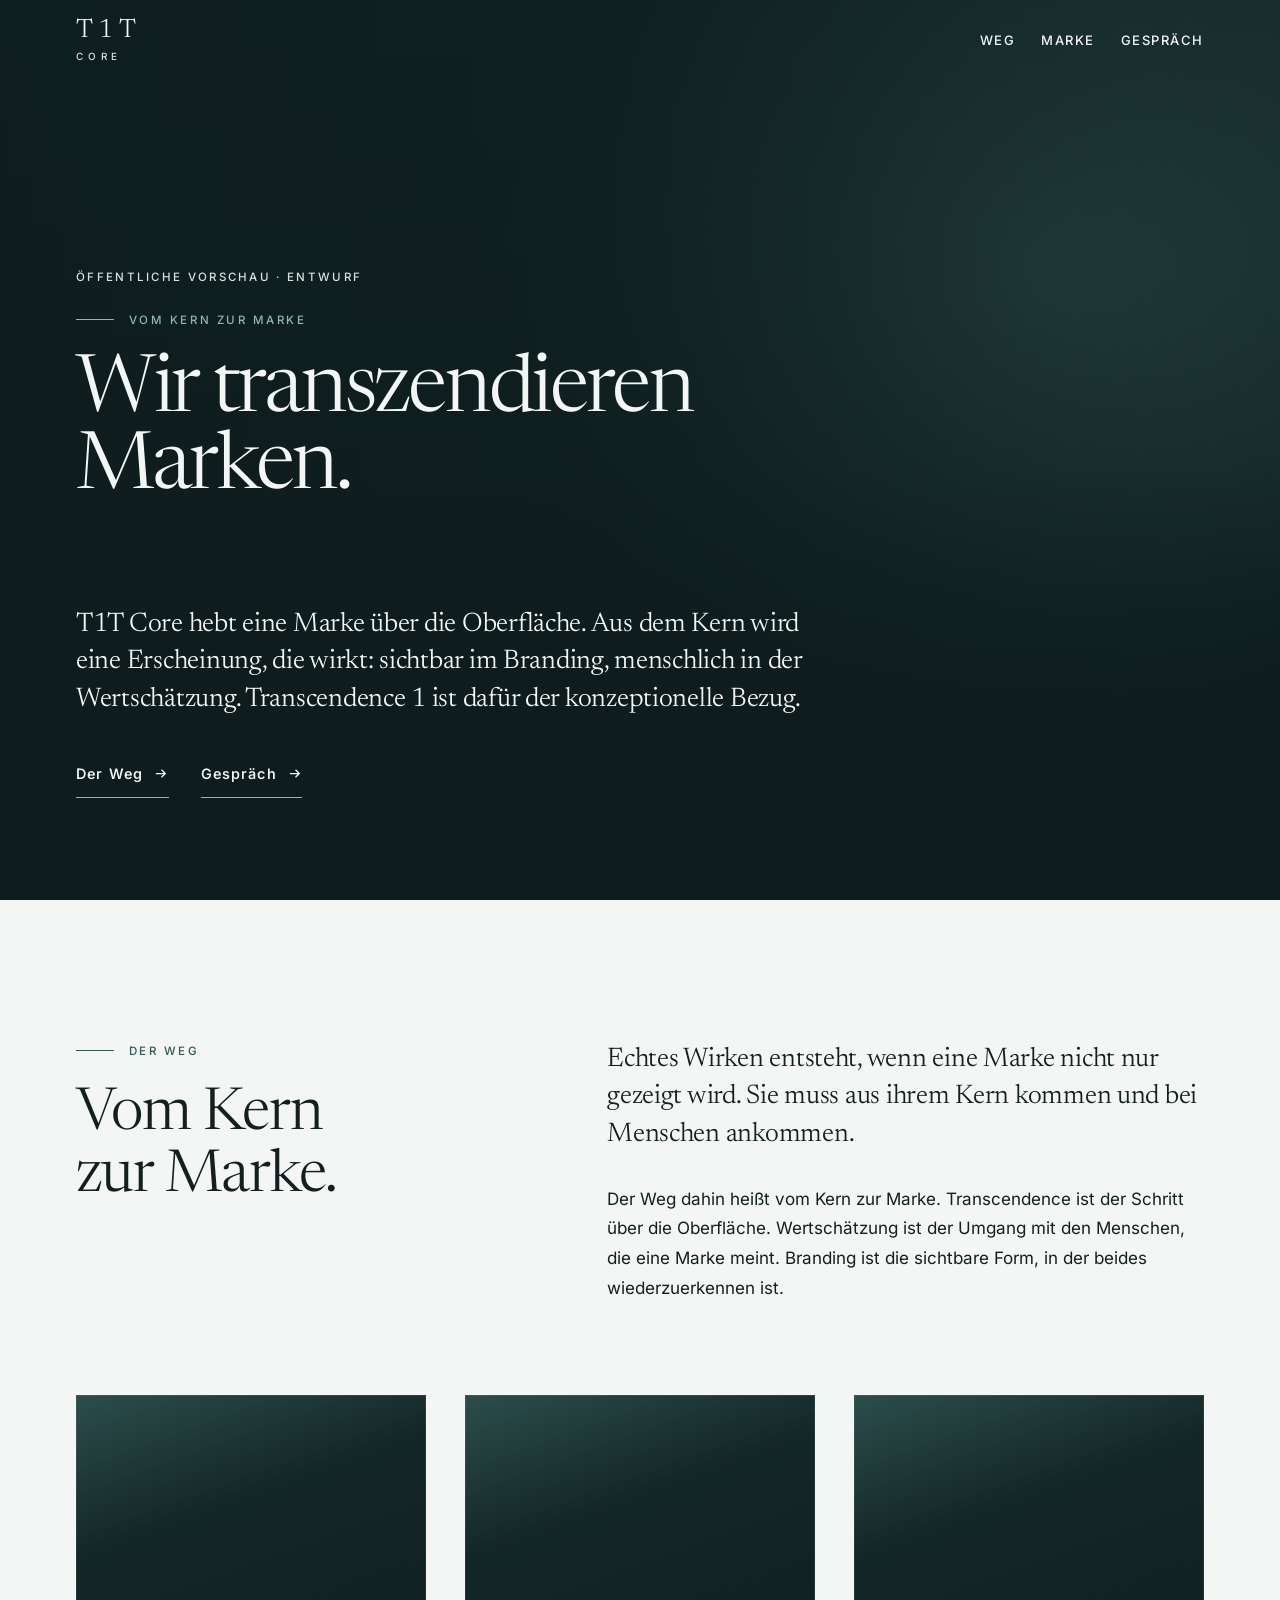
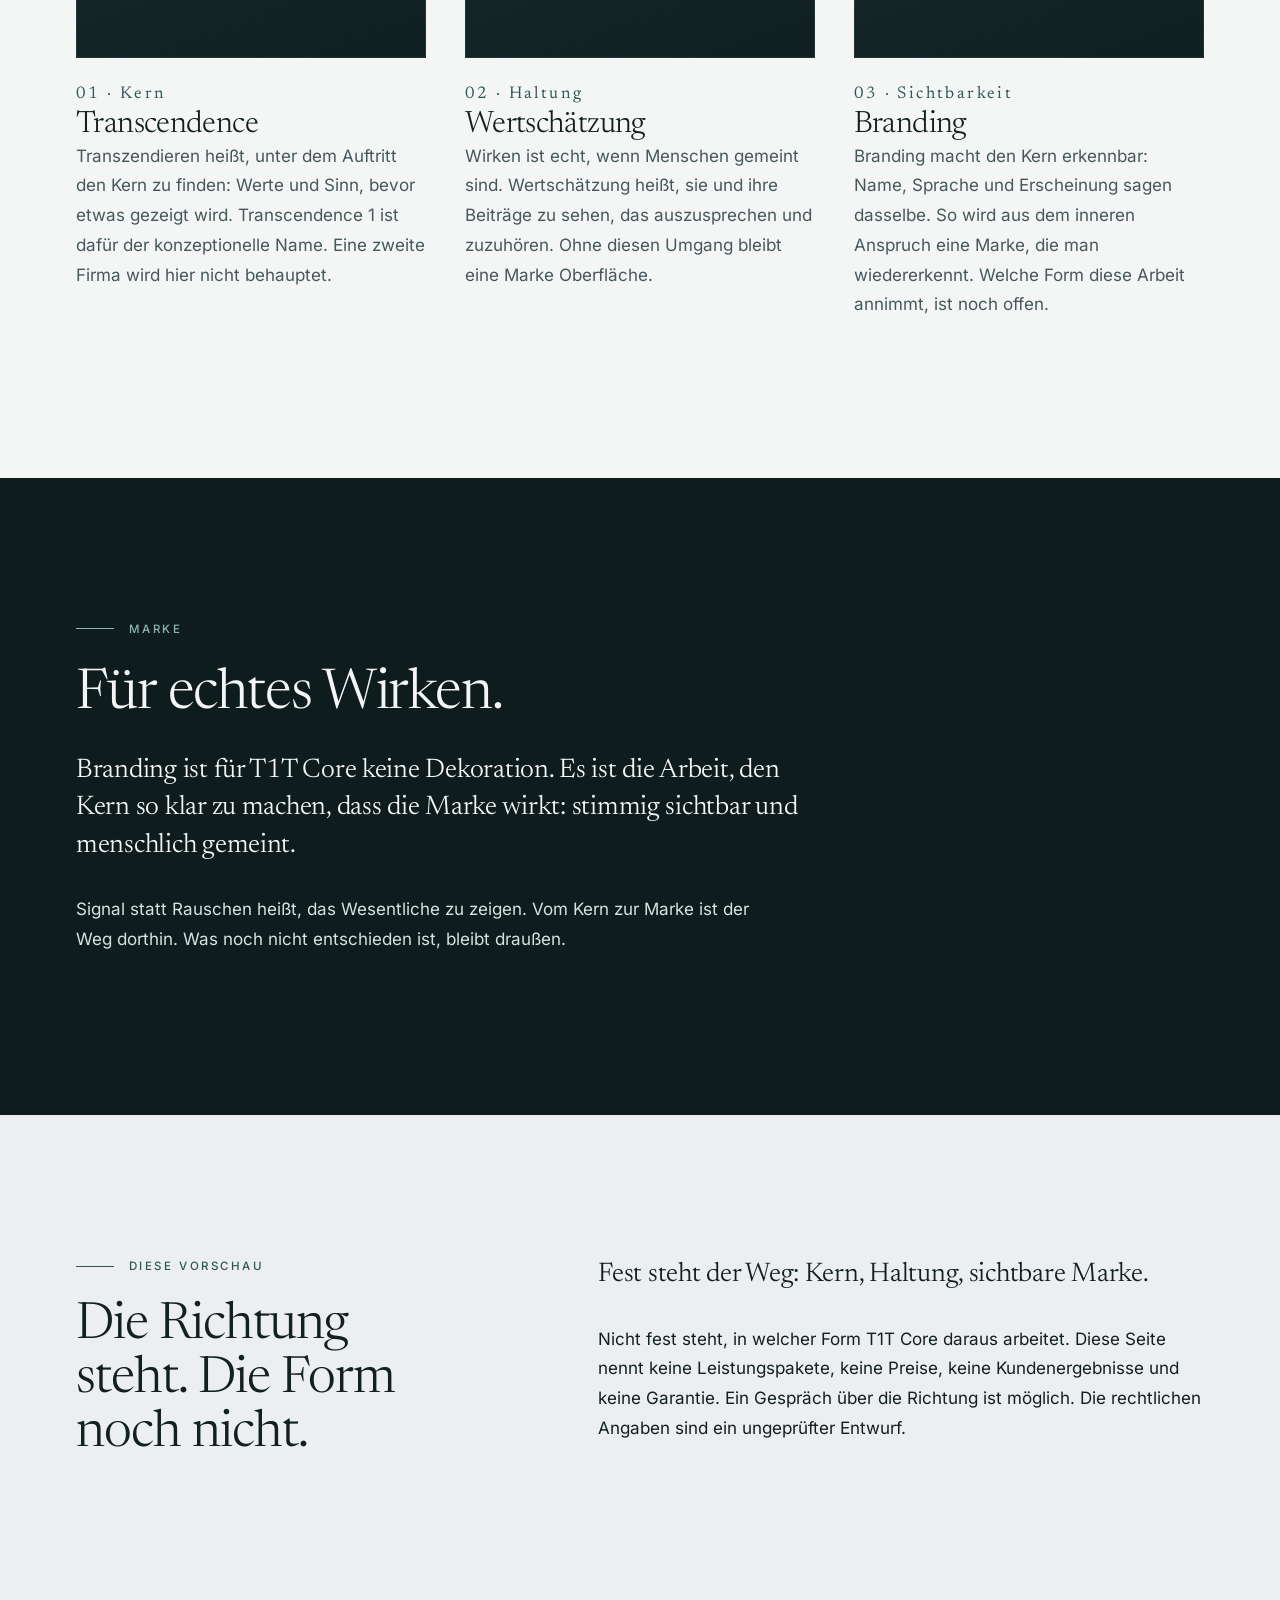
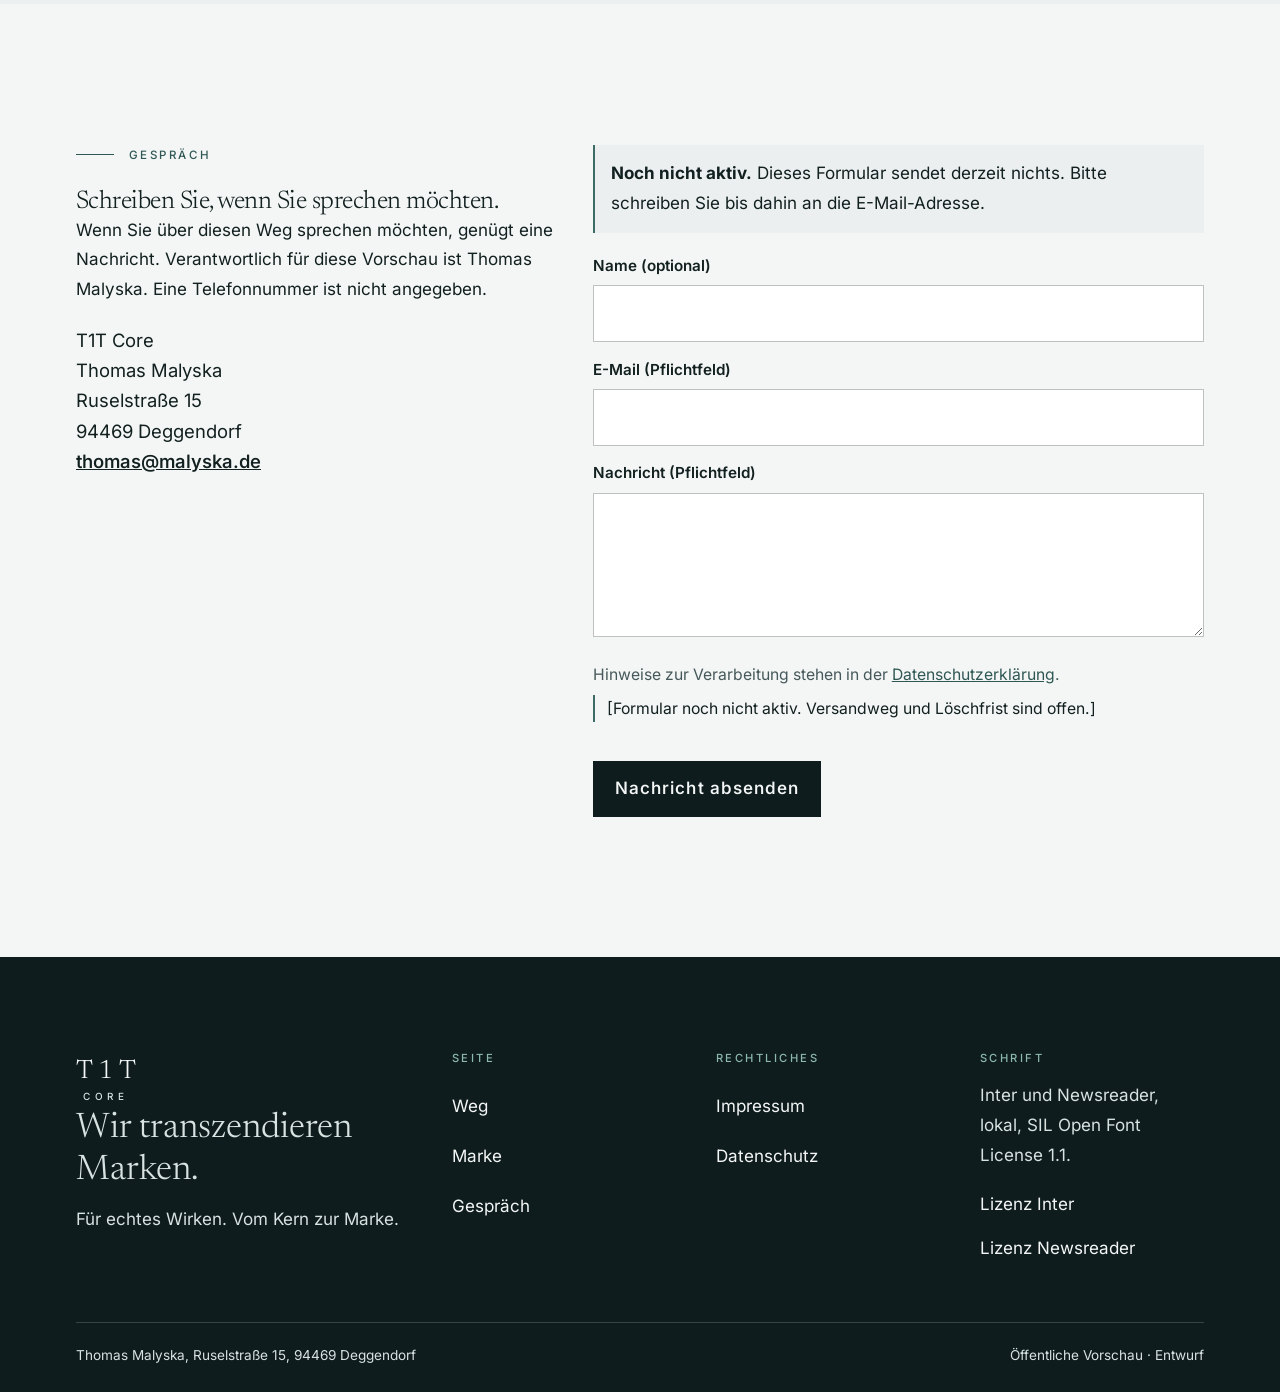
<file: index.html>
<!DOCTYPE html>
<html lang="de" class="nojs">
<head>
<meta charset="utf-8">
<meta name="viewport" content="width=device-width, initial-scale=1, viewport-fit=cover">
<title>T1T Core – Wir transzendieren Marken (öffentliche Vorschau, Entwurf)</title>
<meta name="description" content="T1T Core – öffentliche Vorschau. Wir transzendieren Marken. Für echtes Wirken. Der Weg: vom Kern zur Marke. Entwurf, kein fertiges Angebot.">
<meta name="robots" content="noindex,nofollow,noarchive">
<meta name="color-scheme" content="light">
<meta name="theme-color" content="#0E1C1D">
<link rel="icon" href="data:image/svg+xml,%3Csvg xmlns='http://www.w3.org/2000/svg' viewBox='0 0 32 32'%3E%3Crect width='32' height='32' fill='%230E1C1D'/%3E%3Ccircle cx='16' cy='16' r='3.5' fill='%238DB8B1'/%3E%3C/svg%3E">
<style>
@font-face{font-family:"Inter";font-style:normal;font-weight:100 900;font-display:swap;src:url("fonts/inter-normal-latin.woff2") format("woff2");unicode-range:U+0000-00FF,U+0131,U+0152-0153,U+02BB-02BC,U+02C6,U+02DA,U+02DC,U+0304,U+0308,U+0329,U+2000-206F,U+20AC,U+2122,U+2191,U+2193,U+2212,U+2215,U+FEFF,U+FFFD}
@font-face{font-family:"Newsreader";font-style:normal;font-weight:200 800;font-display:swap;src:url("fonts/newsreader-normal-latin.woff2") format("woff2");unicode-range:U+0000-00FF,U+0131,U+0152-0153,U+02BB-02BC,U+02C6,U+02DA,U+02DC,U+0304,U+0308,U+0329,U+2000-206F,U+20AC,U+2122,U+2191,U+2193,U+2212,U+2215,U+FEFF,U+FFFD}
:root{
  --bg:#F4F6F6;--bg-2:#EBEFEF;--white:#fff;
  --night:#0E1C1D;--night-2:#15292A;--ink:#12201F;--slate:#46585A;
  --accent:#3E6B66;--accent-dark:#2F5753;--accent-light:#8DB8B1;--paper:#F4F6F6;
  --line:rgba(18,32,31,.14);--line-dark:rgba(244,246,246,.18);
  --serif:"Newsreader","Iowan Old Style",Palatino,"Palatino Linotype",Georgia,serif;
  --sans:"Inter",system-ui,-apple-system,"Segoe UI",Roboto,Helvetica,Arial,sans-serif;
  --wrap:1240px;--measure:62ch;
  --gutter:clamp(1.25rem,4.6vw,3.5rem);
  --space:clamp(5rem,11vw,9.5rem);
  --ease:cubic-bezier(.22,.61,.36,1);
  --head:5rem;
}
*,*::before,*::after{box-sizing:border-box}
html{scroll-behavior:smooth;-webkit-text-size-adjust:100%;scroll-padding-top:calc(var(--head) + 1rem)}
body{margin:0;background:var(--bg);color:var(--ink);font-family:var(--sans);font-size:1.0625rem;line-height:1.75;font-weight:400;-webkit-font-smoothing:antialiased}
img,svg{display:block;max-width:100%}
a{color:var(--accent-dark)}
:focus-visible{outline:2px solid var(--accent-dark);outline-offset:4px}
.hero :focus-visible,.on-dark :focus-visible,.site-footer :focus-visible,.menu :focus-visible,.site-header:not(.is-solid) :focus-visible{outline-color:var(--accent-light)}
::selection{background:var(--accent-light);color:var(--night)}
.skip{position:absolute;left:.75rem;top:.75rem;transform:translateY(-160%);background:var(--night);color:var(--bg);padding:.8rem 1rem;z-index:200;text-decoration:none}
.skip:focus{transform:none}
.wrap{width:min(var(--wrap),100%);margin-inline:auto;padding-inline:var(--gutter)}
h1,h2,h3{font-family:var(--serif);font-weight:340;letter-spacing:-.02em;line-height:1.05;margin:0;text-wrap:balance;font-optical-sizing:auto;color:inherit}
p{margin:0 0 1.15em;max-width:var(--measure);text-wrap:pretty}
.lead{font-family:var(--serif);font-weight:360;font-size:clamp(1.35rem,2.1vw,1.8rem);line-height:1.4;letter-spacing:-.01em;max-width:28em;color:var(--ink)}
.eyebrow{display:flex;align-items:center;gap:.9rem;margin:0 0 1.5rem;font-family:var(--sans);font-size:.72rem;font-weight:500;letter-spacing:.22em;text-transform:uppercase;color:var(--accent-dark)}
.eyebrow::before{content:"";width:2.4rem;height:1px;background:currentColor;flex:none}
.on-dark .eyebrow,.hero .eyebrow{color:var(--accent-light)}
.on-dark{background:var(--night);color:var(--paper)}
.on-dark h1,.on-dark h2,.on-dark h3,.on-dark .lead,.hero h1,.hero .lead,.hero-tag{color:var(--paper)}
.on-dark p{color:#D7E2E1}

.site-header{position:fixed;inset:0 0 auto 0;z-index:40;background:rgba(244,246,246,.94);backdrop-filter:blur(14px);box-shadow:0 1px 0 var(--line)}
.site-header .wrap{display:flex;align-items:center;justify-content:space-between;min-height:var(--head);gap:1rem}
.brand{display:inline-flex;flex-direction:column;line-height:1;text-decoration:none;color:var(--ink);padding:.35rem 0}
.brand-mark{font-family:var(--serif);font-weight:340;font-size:clamp(1.65rem,2vw,1.9rem);letter-spacing:.2em;margin-right:-.2em}
.brand-sub{font-size:.62rem;font-weight:500;letter-spacing:.48em;text-transform:uppercase;margin-top:.42rem;color:var(--slate)}
.js .hero-page .site-header:not(.is-solid):not(.menu-open){background:transparent;box-shadow:none;backdrop-filter:none}
.js .hero-page .site-header:not(.is-solid):not(.menu-open) .brand,
.js .hero-page .site-header:not(.is-solid):not(.menu-open) .nav-link,
.js .hero-page .site-header:not(.is-solid):not(.menu-open) .burger{color:var(--paper)}
.js .hero-page .site-header:not(.is-solid):not(.menu-open) .brand-sub{color:#D7E2E1}
.js .hero-page .site-header:not(.is-solid):not(.menu-open) .burger{border-color:rgba(244,246,246,.45)}
.nav{display:none;gap:1.6rem}
.nav-link{color:var(--slate);text-decoration:none;font-size:.8125rem;font-weight:500;letter-spacing:.12em;text-transform:uppercase;min-height:48px;display:inline-flex;align-items:center;position:relative}
.nav-link::after{content:"";position:absolute;left:0;right:100%;bottom:.55rem;height:1px;background:var(--accent)}
.nav-link:hover{color:var(--ink)}
.nav-link:hover::after{right:0}
.burger{width:48px;height:48px;border:1px solid var(--line);background:transparent;color:var(--ink);display:inline-flex;align-items:center;justify-content:center;cursor:pointer;padding:0}
.burger span{display:block;width:18px;height:1.5px;background:currentColor;box-shadow:0 6px 0 currentColor,0 -6px 0 currentColor}
.burger svg{width:22px;height:22px}
.menu{position:fixed;inset:0;z-index:60;background:var(--night);color:var(--paper);display:flex;flex-direction:column;padding:0 var(--gutter) 2rem}
.menu[hidden]{display:none}
.menu-head{display:flex;align-items:center;justify-content:space-between;min-height:var(--head)}
.menu .brand,.menu .brand-sub{color:var(--paper)}
.menu .burger{color:var(--paper);border-color:var(--line-dark)}
.menu ul{list-style:none;margin:1.25rem 0 0;padding:0}
.menu a{display:flex;align-items:baseline;justify-content:space-between;min-height:68px;color:var(--paper);text-decoration:none;font-family:var(--serif);font-size:clamp(2rem,8vw,2.8rem);font-weight:340;border-bottom:1px solid var(--line-dark)}
.menu a span{font-family:var(--sans);font-size:.75rem;letter-spacing:.18em;color:var(--accent-light)}
body.menu-open{overflow:hidden}

.hero{position:relative;isolation:isolate;overflow:hidden;min-height:100svh;display:flex;align-items:flex-end;background:
  radial-gradient(70% 80% at 82% 30%, rgba(62,107,102,.55), transparent 62%),
  linear-gradient(180deg,#15292A 0%,#0E1C1D 78%);
  color:var(--paper)}
.hero::before{content:"";position:absolute;inset:0;z-index:0;background:
  linear-gradient(90deg,rgba(14,28,29,.92) 0%,rgba(14,28,29,.72) 46%,rgba(14,28,29,.28) 100%),
  linear-gradient(0deg,rgba(14,28,29,.88) 0%,rgba(14,28,29,0) 48%)}
.hero .wrap{position:relative;z-index:1;padding-block:calc(var(--head) + 2rem) clamp(3.2rem,8vw,6.5rem);width:min(var(--wrap),100%)}
.hero-text{max-width:46rem}
.preview-kicker{margin:0 0 1.4rem;max-width:none;font-size:.72rem;font-weight:500;letter-spacing:.2em;text-transform:uppercase;color:#D7E2E1}
.display{font-size:clamp(2.45rem,6.2vw,5.5rem);line-height:.98;letter-spacing:-.03em;font-weight:340;color:var(--paper)}
.sr-only{position:absolute;width:1px;height:1px;padding:0;margin:-1px;overflow:hidden;clip:rect(0,0,0,0);white-space:nowrap;border:0}
.type-line{position:relative;display:block}
.type-run{position:absolute;left:0;top:0;width:100%;height:100%;color:inherit}
.js .type-ghost{visibility:hidden}
.caret{display:inline-block;width:0;height:.78em;border-right:2px solid #8DB8B1;vertical-align:-.08em;animation:caret 1s steps(1) infinite}
.caret.is-rest{animation:none;opacity:0;border-right-color:transparent}
.hero-tag .type-line{display:inline}
.hero-tag .type-ghost,.hero-tag .type-run{white-space:nowrap}
.hero-tag .type-run{width:auto;height:auto}
@keyframes caret{50%{opacity:0}}
.hero-tag{margin:1.35rem 0 0;display:inline-block;max-width:none;position:relative;font-family:var(--serif);font-weight:500;font-size:clamp(1.45rem,2.8vw,2.2rem);line-height:1.2;color:#fff;padding-bottom:.55rem;border-bottom:0}
.hero-tag::after{content:"";position:absolute;left:0;bottom:0;height:2px;width:100%;background:var(--accent-light);transform:scaleX(1);transform-origin:left center}
.js .hero-tag::after{transform:scaleX(0)}
.js .hero-tag.is-drawn::after{transform:scaleX(1);transition:transform .7s var(--ease)}
.hero .lead{margin-top:1.5rem;color:var(--paper);max-width:28em}
.links{display:flex;flex-wrap:wrap;gap:.25rem 2rem;margin-top:1.75rem}
.link{display:inline-flex;align-items:center;gap:.65rem;min-height:48px;color:var(--accent-dark);text-decoration:none;font-size:.9rem;font-weight:560;letter-spacing:.08em;border-bottom:1px solid var(--accent)}
.link svg{width:1.05em;height:1.05em}
.hero .link,.on-dark .link{color:var(--paper);border-bottom-color:var(--accent-light)}
.hero .link:hover,.on-dark .link:hover{color:#fff}

.section{padding-block:var(--space)}
.on-tint{background:var(--bg-2)}
.split{display:grid;gap:1.5rem 4rem}
.split>*{min-width:0}
.split h2{font-size:clamp(2.3rem,4.6vw,3.9rem);max-width:12ch}

.cards{display:grid;gap:clamp(1.75rem,3vw,2.75rem);margin-top:clamp(2.5rem,6vw,4.5rem);list-style:none;padding:0}
.card{display:flex;flex-direction:column;gap:1.35rem}
.panel{aspect-ratio:4/3;background:
  linear-gradient(160deg, rgba(62,107,102,.55), rgba(14,28,29,.2) 42%, rgba(14,28,29,.72)),
  var(--night-2);
  box-shadow:inset 0 0 0 1px rgba(244,246,246,.08)}
.card .no{font-family:var(--serif);letter-spacing:.14em;color:var(--accent-dark);margin:0}
.card h3{font-size:clamp(1.7rem,2.4vw,2.15rem)}
.card p{color:var(--slate);margin:0}

.quote{font-family:var(--serif);font-weight:340;font-size:clamp(2rem,4.4vw,3.5rem);line-height:1.16;letter-spacing:-.02em;margin:0 0 1.5rem;max-width:16em;color:var(--paper)}
.quote-after{color:#D7E2E1;max-width:40em}

.stand{display:grid;gap:1.2rem 3rem}
.stand h2{font-size:clamp(2.15rem,4vw,3.4rem);max-width:14ch}

.contact{display:grid;gap:2.4rem}
address{font-style:normal;font-size:1.15rem;line-height:1.65}
address a{color:var(--ink);font-weight:560}
.note-box{border-left:2px solid var(--accent);background:var(--bg-2);padding:.9rem 1rem;max-width:40rem;color:var(--ink)}
form{display:grid;gap:.9rem;max-width:40rem;margin-top:1.1rem}
label{display:block;font-weight:600;font-size:.95rem;margin-bottom:.35rem}
input,textarea{width:100%;min-height:48px;padding:.8rem .9rem;border:1px solid rgba(18,32,31,.28);background:var(--white);color:var(--ink);font:inherit}
textarea{min-height:9rem;resize:vertical}
.btn{justify-self:start;min-height:48px;padding:.75rem 1.35rem;border:1px solid var(--night);background:var(--night);color:var(--paper);font:inherit;font-weight:560;letter-spacing:.06em;cursor:pointer}
.btn[disabled]{opacity:.55;cursor:not-allowed}
#form-status{font-weight:600;padding:.9rem 1rem;border:1px solid var(--accent-dark)}
.klein{color:var(--slate);font-size:.98rem}
.offen{display:block;margin:.4rem 0;padding-left:.75rem;border-left:2px solid var(--accent);color:var(--ink)}

.site-footer{background:var(--night);color:#D7E2E1;padding:clamp(3.5rem,8vw,6rem) 0 1.5rem}
.site-footer .brand,.site-footer a{color:var(--paper);text-decoration:none}
.site-footer .brand-sub{color:#D7E2E1}
.footer-grid{display:grid;gap:2rem 2.5rem;padding-bottom:2.4rem;border-bottom:1px solid var(--line-dark)}
.site-footer h2{font-family:var(--sans);font-size:.7rem;font-weight:500;letter-spacing:.22em;text-transform:uppercase;color:var(--accent-light);margin:0 0 1rem}
.site-footer ul{list-style:none;margin:0;padding:0}
.site-footer li{padding:.2rem 0}
.site-footer a{min-height:44px;display:inline-flex;align-items:center}
.site-footer p{color:#D7E2E1;margin:0 0 .8rem}
.footer-claim{font-family:var(--serif);font-size:clamp(1.6rem,3vw,2.2rem);color:var(--paper);font-weight:340;line-height:1.2;margin:.9rem 0 .4rem}
.footer-bottom{display:flex;justify-content:space-between;gap:.8rem 1.5rem;flex-wrap:wrap;padding-top:1.3rem;font-size:.85rem;color:#D7E2E1}

.sub{display:none}
.nojs .sub{display:block}
.js.sub-on #inhalt{display:none}
.js .sub.on{display:block}
.legal{padding:calc(var(--head) + 1.5rem) 0 var(--space);background:var(--bg);color:var(--ink)}
.legal h1{font-size:clamp(2.5rem,6vw,4.4rem);margin:.35rem 0 1.1rem}
.legal h2{font-family:var(--sans);font-weight:620;font-size:1.05rem;letter-spacing:0;line-height:1.35;margin:1.8rem 0 .45rem}
.legal p{max-width:68ch}
.back{min-height:48px;display:inline-flex;align-items:center;color:var(--accent-dark);font-weight:560;text-decoration:none}
.draft{border-left:2px solid var(--accent);background:var(--bg-2);padding:1rem 1.1rem;max-width:68ch;margin:0 0 1.3rem}

.hero h1,.hero .hero-tag,.hero .lead,.on-dark p.lead,.on-dark p.quote{color:#F4F6F6}
@media (min-width:900px){
  .burger{display:none}
  .nav{display:flex}
  .split,.stand,.contact{grid-template-columns:minmax(0,.9fr) minmax(0,1.15fr);align-items:start}
  .cards{grid-template-columns:repeat(3,1fr)}
  .footer-grid{grid-template-columns:1.5fr 1fr 1fr 1fr;align-items:start}
}
@media (max-width:359px){
  :root{--gutter:1rem}
  .display{font-size:2.55rem}
  .hero-tag{font-size:1.3rem}
}
.reveal{transform:none}
@media (prefers-reduced-motion:no-preference){
  .js .reveal{transform:translateY(14px);transition:transform .9s var(--ease)}
  .js .reveal.in{transform:none}
  .js .cards .reveal:nth-child(2){transition-delay:.08s}
  .js .cards .reveal:nth-child(3){transition-delay:.16s}
}
@media (prefers-reduced-motion:reduce){
  html{scroll-behavior:auto}
  *,*::before,*::after{animation:none!important;transition:none!important}
  .type-ghost{visibility:visible!important}
  .type-run{display:none!important}
  .js .hero-tag::after{transform:none}
}
@media print{
  .site-header,.burger,.menu{display:none}
  .hero,.on-dark,.site-footer{background:#fff;color:#000}
  .hero h1,.hero .lead,.hero-tag,.on-dark p,.site-footer,.site-footer a{color:#000}
}
</style>
<script>document.documentElement.classList.replace("nojs","js");</script>
</head>
<body class="hero-page">
<a class="skip" href="#inhalt">Zum Inhalt springen</a>
<header class="site-header">
  <div class="wrap">
    <a class="brand" href="#top" aria-label="T1T Core, Anfang">
      <span class="brand-mark">T1T</span>
      <span class="brand-sub">Core</span>
    </a>
    <nav class="nav" aria-label="Hauptnavigation">
      <a class="nav-link" href="#weg">Weg</a>
      <a class="nav-link" href="#marke">Marke</a>
      <a class="nav-link" href="#gespraech">Gespräch</a>
    </nav>
    <button class="burger" id="menu-open" type="button" aria-expanded="false" aria-controls="menu" aria-label="Menü öffnen"><span></span></button>
  </div>
</header>
<div class="menu" id="menu" role="dialog" aria-modal="true" aria-label="Menü" hidden>
  <div class="menu-head">
    <a class="brand" href="#top">
      <span class="brand-mark">T1T</span>
      <span class="brand-sub">Core</span>
    </a>
    <button class="burger" id="menu-close" type="button" aria-label="Menü schließen"><svg viewBox="0 0 24 24" aria-hidden="true" focusable="false"><path d="M6 6l12 12M18 6L6 18" stroke="currentColor" stroke-width="1.6" fill="none"/></svg></button>
  </div>
  <ul>
    <li><a href="#weg">Weg <span>01</span></a></li>
    <li><a href="#marke">Marke <span>02</span></a></li>
    <li><a href="#gespraech">Gespräch <span>03</span></a></li>
  </ul>
</div>

<main id="inhalt">
  <section class="hero" id="top">
    <div class="wrap">
      <div class="hero-text">
        <p class="preview-kicker">Öffentliche Vorschau · Entwurf</p>
        <p class="eyebrow">Vom Kern zur Marke</p>
        <h1 class="display">
          <span class="sr-only">Wir transzendieren Marken.</span>
          <span class="type-line" data-text="Wir transzendieren Marken." aria-hidden="true"><span class="type-ghost">Wir transzendieren Marken.</span><span class="type-run"></span></span>
        </h1>
        <p class="hero-tag">
          <span class="sr-only">Für echtes Wirken.</span>
          <span class="type-line" data-text="Für echtes Wirken." aria-hidden="true"><span class="type-ghost">Für echtes Wirken.</span><span class="type-run"></span></span>
        </p>
        <p class="lead">T1T Core hebt eine Marke über die Oberfläche. Aus dem Kern wird eine Erscheinung, die wirkt: sichtbar im Branding, menschlich in der Wertschätzung. Transcendence 1 ist dafür der konzeptionelle Bezug.</p>
        <div class="links">
          <a class="link" href="#weg">Der Weg <svg viewBox="0 0 16 16" aria-hidden="true" focusable="false"><path d="M3 8h10M9 4l4 4-4 4" fill="none" stroke="currentColor" stroke-width="1.4"/></svg></a>
          <a class="link" href="#gespraech">Gespräch <svg viewBox="0 0 16 16" aria-hidden="true" focusable="false"><path d="M3 8h10M9 4l4 4-4 4" fill="none" stroke="currentColor" stroke-width="1.4"/></svg></a>
        </div>
      </div>
    </div>
  </section>

  <section class="section" id="weg">
    <div class="wrap">
      <div class="split reveal">
        <div class="col-a">
          <p class="eyebrow">Der Weg</p>
          <h2>Vom Kern zur Marke.</h2>
        </div>
        <div class="col-b">
          <p class="lead">Echtes Wirken entsteht, wenn eine Marke nicht nur gezeigt wird. Sie muss aus ihrem Kern kommen und bei Menschen ankommen.</p>
          <p>Der Weg dahin heißt vom Kern zur Marke. Transcendence ist der Schritt über die Oberfläche. Wertschätzung ist der Umgang mit den Menschen, die eine Marke meint. Branding ist die sichtbare Form, in der beides wiederzuerkennen ist.</p>
        </div>
      </div>
      <ol class="cards">
        <li class="card reveal">
          <div class="panel" aria-hidden="true"></div>
          <div>
            <p class="no">01 · Kern</p>
            <h3>Transcendence</h3>
            <p>Transzendieren heißt, unter dem Auftritt den Kern zu finden: Werte und Sinn, bevor etwas gezeigt wird. Transcendence 1 ist dafür der konzeptionelle Name. Eine zweite Firma wird hier nicht behauptet.</p>
          </div>
        </li>
        <li class="card reveal">
          <div class="panel" aria-hidden="true"></div>
          <div>
            <p class="no">02 · Haltung</p>
            <h3>Wertschätzung</h3>
            <p>Wirken ist echt, wenn Menschen gemeint sind. Wertschätzung heißt, sie und ihre Beiträge zu sehen, das auszusprechen und zuzuhören. Ohne diesen Umgang bleibt eine Marke Oberfläche.</p>
          </div>
        </li>
        <li class="card reveal">
          <div class="panel" aria-hidden="true"></div>
          <div>
            <p class="no">03 · Sichtbarkeit</p>
            <h3>Branding</h3>
            <p>Branding macht den Kern erkennbar: Name, Sprache und Erscheinung sagen dasselbe. So wird aus dem inneren Anspruch eine Marke, die man wiedererkennt. Welche Form diese Arbeit annimmt, ist noch offen.</p>
          </div>
        </li>
      </ol>
    </div>
  </section>

  <section class="section on-dark reveal" id="marke">
    <div class="wrap">
      <p class="eyebrow">Marke</p>
      <p class="quote">Für echtes Wirken.</p>
      <p class="lead">Branding ist für T1T Core keine Dekoration. Es ist die Arbeit, den Kern so klar zu machen, dass die Marke wirkt: stimmig sichtbar und menschlich gemeint.</p>
      <p class="quote-after">Signal statt Rauschen heißt, das Wesentliche zu zeigen. Vom Kern zur Marke ist der Weg dorthin. Was noch nicht entschieden ist, bleibt draußen.</p>
    </div>
  </section>

  <section class="section on-tint" id="offen">
    <div class="wrap stand reveal">
      <div>
        <p class="eyebrow">Diese Vorschau</p>
        <h2>Die Richtung steht. Die Form noch nicht.</h2>
      </div>
      <div>
        <p class="lead">Fest steht der Weg: Kern, Haltung, sichtbare Marke.</p>
        <p>Nicht fest steht, in welcher Form T1T Core daraus arbeitet. Diese Seite nennt keine Leistungspakete, keine Preise, keine Kundenergebnisse und keine Garantie. Ein Gespräch über die Richtung ist möglich. Die rechtlichen Angaben sind ein ungeprüfter Entwurf.</p>
      </div>
    </div>
  </section>

  <section class="section" id="gespraech">
    <div class="wrap contact reveal">
      <div>
        <p class="eyebrow">Gespräch</p>
        <h2>Schreiben Sie, wenn Sie sprechen möchten.</h2>
        <p>Wenn Sie über diesen Weg sprechen möchten, genügt eine Nachricht. Verantwortlich für diese Vorschau ist Thomas Malyska. Eine Telefonnummer ist nicht angegeben.</p>
        <address>
          T1T Core<br>
          Thomas Malyska<br>
          Ruselstraße 15<br>
          94469 Deggendorf<br>
          <a href="mailto:thomas@malyska.de">thomas@malyska.de</a>
        </address>
      </div>
      <div>
        <p class="note-box" role="note"><strong>Noch nicht aktiv.</strong> Dieses Formular sendet derzeit nichts. Bitte schreiben Sie bis dahin an die E-Mail-Adresse.</p>
        <form id="kontakt-form" method="post" action="#" novalidate>
          <div><label for="f-name">Name (optional)</label><input id="f-name" name="name" autocomplete="name"></div>
          <div><label for="f-mail">E-Mail (Pflichtfeld)</label><input id="f-mail" name="mail" type="email" autocomplete="email" required></div>
          <div><label for="f-msg">Nachricht (Pflichtfeld)</label><textarea id="f-msg" name="msg" required></textarea></div>
          <p class="klein">Hinweise zur Verarbeitung stehen in der <a href="#datenschutz">Datenschutzerklärung</a>. <span class="offen">[Formular noch nicht aktiv. Versandweg und Löschfrist sind offen.]</span></p>
          <button class="btn" id="form-btn" type="submit" disabled>Nachricht absenden</button>
          <noscript><p class="klein">Ohne JavaScript ist das Formular nicht aktiv. Bitte schreiben Sie an thomas@malyska.de.</p></noscript>
          <p id="form-status" role="status" hidden></p>
        </form>
      </div>
    </div>
  </section>
</main>

<article class="sub legal" id="impressum">
  <div class="wrap">
    <a class="back" href="#top">Zur Startseite</a>
    <h1>Impressum</h1>
    <div class="draft"><strong>Entwurf vom 28.10.2026, fortgeschrieben am 08.11.2026.</strong> Nicht anwaltlich geprüft. Öffentliche Vorschau, keine endgültige Website. <span class="offen">[Platzhalter sind offen und gelten nicht als Angabe.]</span></div>
    <h2>Name dieser Vorschau</h2>
    <p>Diese Vorschau erscheint unter dem Namen <strong>T1T Core</strong>. Transcendence 1 ist der konzeptionelle Bezug, keine hier bestätigte zweite Firma. <span class="offen">[Ob T1T Core eine Firma, eine eingetragene Marke oder nur der Name dieser Vorschau ist, ist hier nicht bestätigt.]</span></p>
    <h2>Angaben gemäß § 5 DDG</h2>
    <p>Thomas Malyska<br><span class="offen">[Im Entwurf genannt: Einzelunternehmer. Nicht gesondert bestätigt.]</span><br>Ruselstraße 15<br>94469 Deggendorf</p>
    <h2>Kontakt</h2>
    <p>E-Mail: <a href="mailto:thomas@malyska.de">thomas@malyska.de</a></p>
    <p><span class="offen">[Zweite schnelle Kontaktmöglichkeit fehlt: das Formular auf dieser Seite ist nicht aktiv und sendet nichts. Eine Telefonnummer ist nicht angegeben.]</span></p>
    <h2>Umsatzsteuer</h2>
    <p><span class="offen">[Umsatzsteuer-Angabe offen. Nicht eingetragen ist, ob § 19 UStG, eine USt-IdNr. gemäß § 27a UStG oder keine Aussage gilt. Eine USt-IdNr. steht hier nicht.]</span></p>
    <h2>Berufs- und Tätigkeitsbezeichnung</h2>
    <p><span class="offen">[Berufs- und Tätigkeitsbezeichnung, Gewerbeanmeldung, Handelsregister und Aufsichtsbehörde sind hier nicht angegeben.]</span></p>
    <h2>Verantwortlich für Inhalte nach § 18 Abs. 2 MStV</h2>
    <p><span class="offen">[Ob eine Angabe nach § 18 Abs. 2 MStV nötig ist, ist offen. Diese Vorschau ist nicht als journalistisch-redaktionelles Angebot gekennzeichnet.]</span><br>Thomas Malyska, Anschrift wie oben.</p>
    <h2>Streitbeilegung</h2>
    <p>Ich bin nicht bereit und nicht verpflichtet, an Streitbeilegungsverfahren vor einer Verbraucherschlichtungsstelle teilzunehmen. <span class="offen">[Dieser Satz stammt aus dem Entwurf vom 28.10.2026 und ist nicht anwaltlich geprüft. Über diese Vorschau werden keine Verträge geschlossen.]</span></p>
    <h2>Hinweis zum Inhalt</h2>
    <p>Die Seite stellt den Weg vom Kern zur Marke vor: Transcendence, Branding und Wertschätzung. Sie vergibt kein Siegel, keine Stufe und keine Zertifizierung. Eine behördliche oder staatliche Anerkennung ist damit nicht verbunden. Ein Team, ein Beirat und weitere Personen werden nicht genannt.</p>
    <h2>Haftung für Links</h2>
    <p><span class="offen">[Nur falls externe Links gesetzt werden. Derzeit keine externen Links.]</span></p>
    <p>Soweit diese Seite später auf externe Websites verweist, liegt die Verantwortung für deren Inhalte beim jeweiligen Betreiber. <span class="offen">[Bei Bekanntwerden von Rechtsverletzungen werden solche Links entfernt. Der Satz ist ungeprüft.]</span></p>
  </div>
</article>

<article class="sub legal" id="datenschutz">
  <div class="wrap">
    <a class="back" href="#top">Zur Startseite</a>
    <h1>Datenschutzerklärung</h1>
    <div class="draft"><strong>Entwurf vom 28.10.2026, fortgeschrieben am 08.11.2026.</strong> Nicht anwaltlich geprüft. Öffentliche Vorschau, keine endgültige Website. <span class="offen">[Platzhalter sind offen und gelten nicht als Angabe.]</span></div>
    <h2>1. Verantwortlicher</h2>
    <p>Thomas Malyska, Ruselstraße 15, 94469 Deggendorf, E-Mail: <a href="mailto:thomas@malyska.de">thomas@malyska.de</a>. Die Vorschau trägt den angezeigten Namen T1T Core.</p>
    <h2>2. Allgemeines</h2>
    <p>Ich verarbeite personenbezogene Daten nur, soweit das für den Betrieb dieser Website, die Beantwortung Ihrer Anfragen oder aufgrund gesetzlicher Pflichten nötig ist. Rechtsgrundlagen sind die DSGVO und das BDSG, bei Zugriffen auf Ihr Endgerät auch das TDDDG.</p>
    <h2>3. Hosting und Server-Logfiles</h2>
    <p>Ein endgültiger Hoster ist nicht festgelegt. <span class="offen">[Anbieter, Firmierung, Anschrift, Serverstandort und Auftragsverarbeitung sind offen und hier nicht bestätigt.]</span> Diese öffentliche Vorschau kann auf einem anderen Server liegen als eine spätere Website. Ob und welche technischen Zugriffsdaten der ausliefernde Server speichert, ist nicht bestätigt.</p>
    <p>Rechtsgrundlage, soweit der ausliefernde Server Zugriffsdaten verarbeitet: Art. 6 Abs. 1 lit. f DSGVO (berechtigtes Interesse an einem sicheren und stabilen Betrieb).</p>
    <p>Speicherdauer: <span class="offen">[Speicherdauer von Server-Logfiles ist nicht bestätigt.]</span></p>
    <p>Auftragsverarbeitung: <span class="offen">[Ein Vertrag nach Art. 28 DSGVO ist nicht bestätigt.]</span></p>
    <h2>4. Cookies und Tracking</h2>
    <p>Diese Datei setzt selbst keine Cookies und lädt keine Analyse-, Tracking- oder Marketing-Dienste. <span class="offen">[Ob der ausliefernde Server zusätzlich ein technisches Cookie setzt, ist nicht bestätigt.]</span></p>
    <h2>5. Schriftarten</h2>
    <p>Die Schriften Inter und Newsreader liegen lokal bei dieser Seite. Es wird keine Verbindung zu einem Schriftenanbieter aufgebaut. Lizenzen: SIL Open Font License 1.1, <a href="LICENSE-Inter-OFL.txt">Inter</a> und <a href="LICENSE-Newsreader-OFL.txt">Newsreader</a>.</p>
    <h2>6. Kontaktaufnahme</h2>
    <p>Wenn Sie mir schreiben, verarbeite ich Ihre Angaben, zum Beispiel Name, E-Mail-Adresse und Nachricht, zur Bearbeitung der Anfrage und für mögliche Anschlussfragen.</p>
    <p>Rechtsgrundlage: Art. 6 Abs. 1 lit. b DSGVO, wenn es um einen Vertrag oder vorvertragliche Maßnahmen geht, sonst Art. 6 Abs. 1 lit. f DSGVO (Interesse an der Beantwortung von Anfragen).</p>
    <p>Speicherdauer: Ich lösche die Anfrage, sobald sie erledigt ist und keine gesetzlichen Aufbewahrungspflichten entgegenstehen. <span class="offen">[Eine konkrete Löschfrist ist nicht festgelegt.]</span></p>
    <p><span class="offen">[Nicht umgesetzt: Das Formular versendet und speichert nichts. Versandweg, ein möglicher Dienstleister und die Löschfrist für Formularnachrichten sind nicht festgelegt. E-Mail an die oben genannte Adresse ist davon unabhängig.]</span></p>
    <h2>7. Externe Links</h2>
    <p><span class="offen">[Nur falls externe Links gesetzt werden. Derzeit keine externen Links.]</span> Beim Verlassen dieser Website ist der jeweilige Betreiber für die Datenverarbeitung verantwortlich.</p>
    <h2>8. Empfänger</h2>
    <p>Empfänger von Zugriffsdaten ist der Betreiber des Servers, der diese Seite ausliefert, und, soweit gesetzlich vorgeschrieben, Behörden. <span class="offen">[Ob ein Auftragsverarbeitungsvertrag besteht und ob Daten in ein Drittland übermittelt werden, ist nicht bestätigt.]</span></p>
    <h2>9. Ihre Rechte</h2>
    <p>Sie haben das Recht auf Auskunft (Art. 15), Berichtigung (Art. 16), Löschung (Art. 17), Einschränkung der Verarbeitung (Art. 18), Datenübertragbarkeit (Art. 20) und Widerspruch gegen Verarbeitung auf Grundlage berechtigter Interessen (Art. 21 DSGVO). Eine erteilte Einwilligung können Sie jederzeit mit Wirkung für die Zukunft widerrufen. Wenden Sie sich dazu an thomas@malyska.de.</p>
    <h2>10. Beschwerderecht</h2>
    <p>Sie können sich bei einer Datenschutz-Aufsichtsbehörde beschweren. Zuständig ist voraussichtlich das Bayerische Landesamt für Datenschutzaufsicht (BayLDA). <span class="offen">[Anschrift und Webadresse des BayLDA sind in diesem Entwurf nicht eingetragen.]</span></p>
    <h2>11. Pflicht zur Bereitstellung</h2>
    <p>Die Nutzung der Website ist ohne Angabe personenbezogener Daten möglich. Für die Beantwortung einer Anfrage benötige ich mindestens Ihre E-Mail-Adresse.</p>
    <h2>12. Personen auf dieser Seite</h2>
    <p>Diese Vorschau nennt Thomas Malyska als verantwortliche Person. Ein Team, ein Beirat und weitere Personen werden nicht genannt. <span class="offen">[Eine namentliche Nennung weiterer Personen gäbe es nur nach deren Einwilligung. Sie steht hier nicht.]</span></p>
    <h2>13. Änderungen</h2>
    <p>Ich passe diese Erklärung an, wenn sich die Website oder die Rechtslage ändert. <span class="offen">[Datum der endgültigen Fassung ist offen.]</span></p>
  </div>
</article>

<footer class="site-footer">
  <div class="wrap">
    <div class="footer-grid">
      <div>
        <a class="brand" href="#top" aria-label="T1T Core, Anfang">
          <span class="brand-mark">T1T</span>
          <span class="brand-sub">Core</span>
        </a>
        <p class="footer-claim">Wir transzendieren Marken.</p>
        <p>Für echtes Wirken. Vom Kern zur Marke.</p>
      </div>
      <div>
        <h2>Seite</h2>
        <ul>
          <li><a href="#weg">Weg</a></li>
          <li><a href="#marke">Marke</a></li>
          <li><a href="#gespraech">Gespräch</a></li>
        </ul>
      </div>
      <div>
        <h2>Rechtliches</h2>
        <ul>
          <li><a href="#impressum">Impressum</a></li>
          <li><a href="#datenschutz">Datenschutz</a></li>
        </ul>
      </div>
      <div>
        <h2>Schrift</h2>
        <p>Inter und Newsreader, lokal, SIL Open Font License 1.1.</p>
        <p><a href="LICENSE-Inter-OFL.txt">Lizenz Inter</a><br><a href="LICENSE-Newsreader-OFL.txt">Lizenz Newsreader</a></p>
      </div>
    </div>
    <div class="footer-bottom">
      <span>Thomas Malyska, Ruselstraße 15, 94469 Deggendorf</span>
      <span>Öffentliche Vorschau · Entwurf</span>
    </div>
  </div>
</footer>
<script>
(function () {
  "use strict";
  var root = document.documentElement;
  var SUB = { impressum: 1, datenschutz: 1 };
  var TITEL = {
    "": "T1T Core – Wir transzendieren Marken (öffentliche Vorschau, Entwurf)",
    impressum: "Impressum – T1T Core (Vorschau, Entwurf)",
    datenschutz: "Datenschutzerklärung – T1T Core (Vorschau, Entwurf)"
  };
  var btn = document.getElementById("menu-open");
  var ov = document.getElementById("menu");
  var cl = document.getElementById("menu-close");
  function focusables() { return ov.querySelectorAll("a[href], button:not([disabled])"); }
  function shut(back) {
    ov.hidden = true;
    document.body.classList.remove("menu-open");
    btn.setAttribute("aria-expanded", "false");
    if (back) btn.focus();
  }
  function openMenu() {
    ov.hidden = false;
    document.body.classList.add("menu-open");
    btn.setAttribute("aria-expanded", "true");
    cl.focus();
  }
  btn.addEventListener("click", openMenu);
  cl.addEventListener("click", function () { shut(true); });
  ov.addEventListener("click", function (e) {
    if (e.target.closest && e.target.closest("a[href]")) shut(false);
  });
  document.addEventListener("keydown", function (e) {
    if (ov.hidden) return;
    if (e.key === "Escape") { e.preventDefault(); shut(true); return; }
    if (e.key !== "Tab") return;
    var f = focusables();
    if (!f.length) return;
    var a = f[0], b = f[f.length - 1];
    if (e.shiftKey && document.activeElement === a) { e.preventDefault(); b.focus(); }
    else if (!e.shiftKey && document.activeElement === b) { e.preventDefault(); a.focus(); }
  });
  window.matchMedia("(min-width: 900px)").addEventListener("change", function (m) {
    if (m.matches && !ov.hidden) shut(false);
  });

  var header = document.querySelector(".site-header");
  function paintHeader() {
    var sub = root.classList.contains("sub-on");
    document.body.classList.toggle("hero-page", !sub);
    header.classList.toggle("is-solid", sub || window.scrollY > 24);
  }
  window.addEventListener("scroll", paintHeader, { passive: true });

  var first = true;
  function route() {
    var id = (location.hash || "").replace("#", "");
    var subs = document.querySelectorAll(".sub");
    for (var i = 0; i < subs.length; i++) subs[i].classList.toggle("on", subs[i].id === id);
    var isSub = !!SUB[id];
    root.classList.toggle("sub-on", isSub);
    document.title = isSub ? TITEL[id] : TITEL[""];
    if (isSub) {
      window.scrollTo(0, 0);
      var h = document.querySelector("#" + id + " h1");
      if (h) { h.setAttribute("tabindex", "-1"); if (!first) h.focus({ preventScroll: true }); }
    } else if (!first) {
      var t = id && document.getElementById(id);
      if (t) t.scrollIntoView();
      else window.scrollTo(0, 0);
    }
    first = false;
    paintHeader();
  }
  window.addEventListener("hashchange", route);
  route();

  var skip = document.querySelector(".skip");
  skip.addEventListener("click", function (e) {
    if (!root.classList.contains("sub-on")) return;
    var h = document.querySelector(".sub.on h1");
    if (!h) return;
    e.preventDefault();
    h.setAttribute("tabindex", "-1");
    h.focus();
  });

  var formBtn = document.getElementById("form-btn");
  formBtn.disabled = false;
  var form = document.getElementById("kontakt-form");
  var status = document.getElementById("form-status");
  form.addEventListener("submit", function (e) {
    e.preventDefault();
    status.hidden = false;
    status.textContent = "Nicht gesendet: Das Formular ist noch nicht aktiv. Ihre Eingaben wurden nicht übertragen und nicht gespeichert. Bitte schreiben Sie bis dahin an die E-Mail-Adresse.";
  });

  var reduceMotion = window.matchMedia("(prefers-reduced-motion: reduce)").matches;
  var reveals = document.querySelectorAll(".reveal");
  if (reduceMotion || !("IntersectionObserver" in window)) {
    for (var r = 0; r < reveals.length; r++) reveals[r].classList.add("in");
    var tagNow = document.querySelector(".hero-tag");
    if (tagNow) tagNow.classList.add("is-drawn");
  } else {
    var io = new IntersectionObserver(function (entries) {
      entries.forEach(function (en) {
        if (!en.isIntersecting) return;
        en.target.classList.add("in");
        io.unobserve(en.target);
      });
    }, { threshold: 0.18 });
    for (var n = 0; n < reveals.length; n++) io.observe(reveals[n]);
    var lines = document.querySelectorAll(".type-line");
    var step = 0;
    function typeLine() {
      if (step >= lines.length) {
        var tag = document.querySelector(".hero-tag");
        if (tag) tag.classList.add("is-drawn");
        var last = document.querySelector(".type-run .caret");
        if (last) setTimeout(function () { last.classList.add("is-rest"); }, 1300);
        return;
      }
      var line = lines[step];
      var text = line.getAttribute("data-text") || "";
      var run = line.querySelector(".type-run");
      var caret = document.createElement("span");
      caret.className = "caret";
      run.appendChild(caret);
      var i = 0;
      var timer = setInterval(function () {
        if (i < text.length) {
          run.insertBefore(document.createTextNode(text.charAt(i)), caret);
          i += 1;
          return;
        }
        clearInterval(timer);
        step += 1;
        if (step < lines.length) caret.remove();
        setTimeout(typeLine, step === 1 ? 460 : 80);
      }, 46);
    }
    typeLine();
  }
})();
</script>
</body>
</html>
</file>
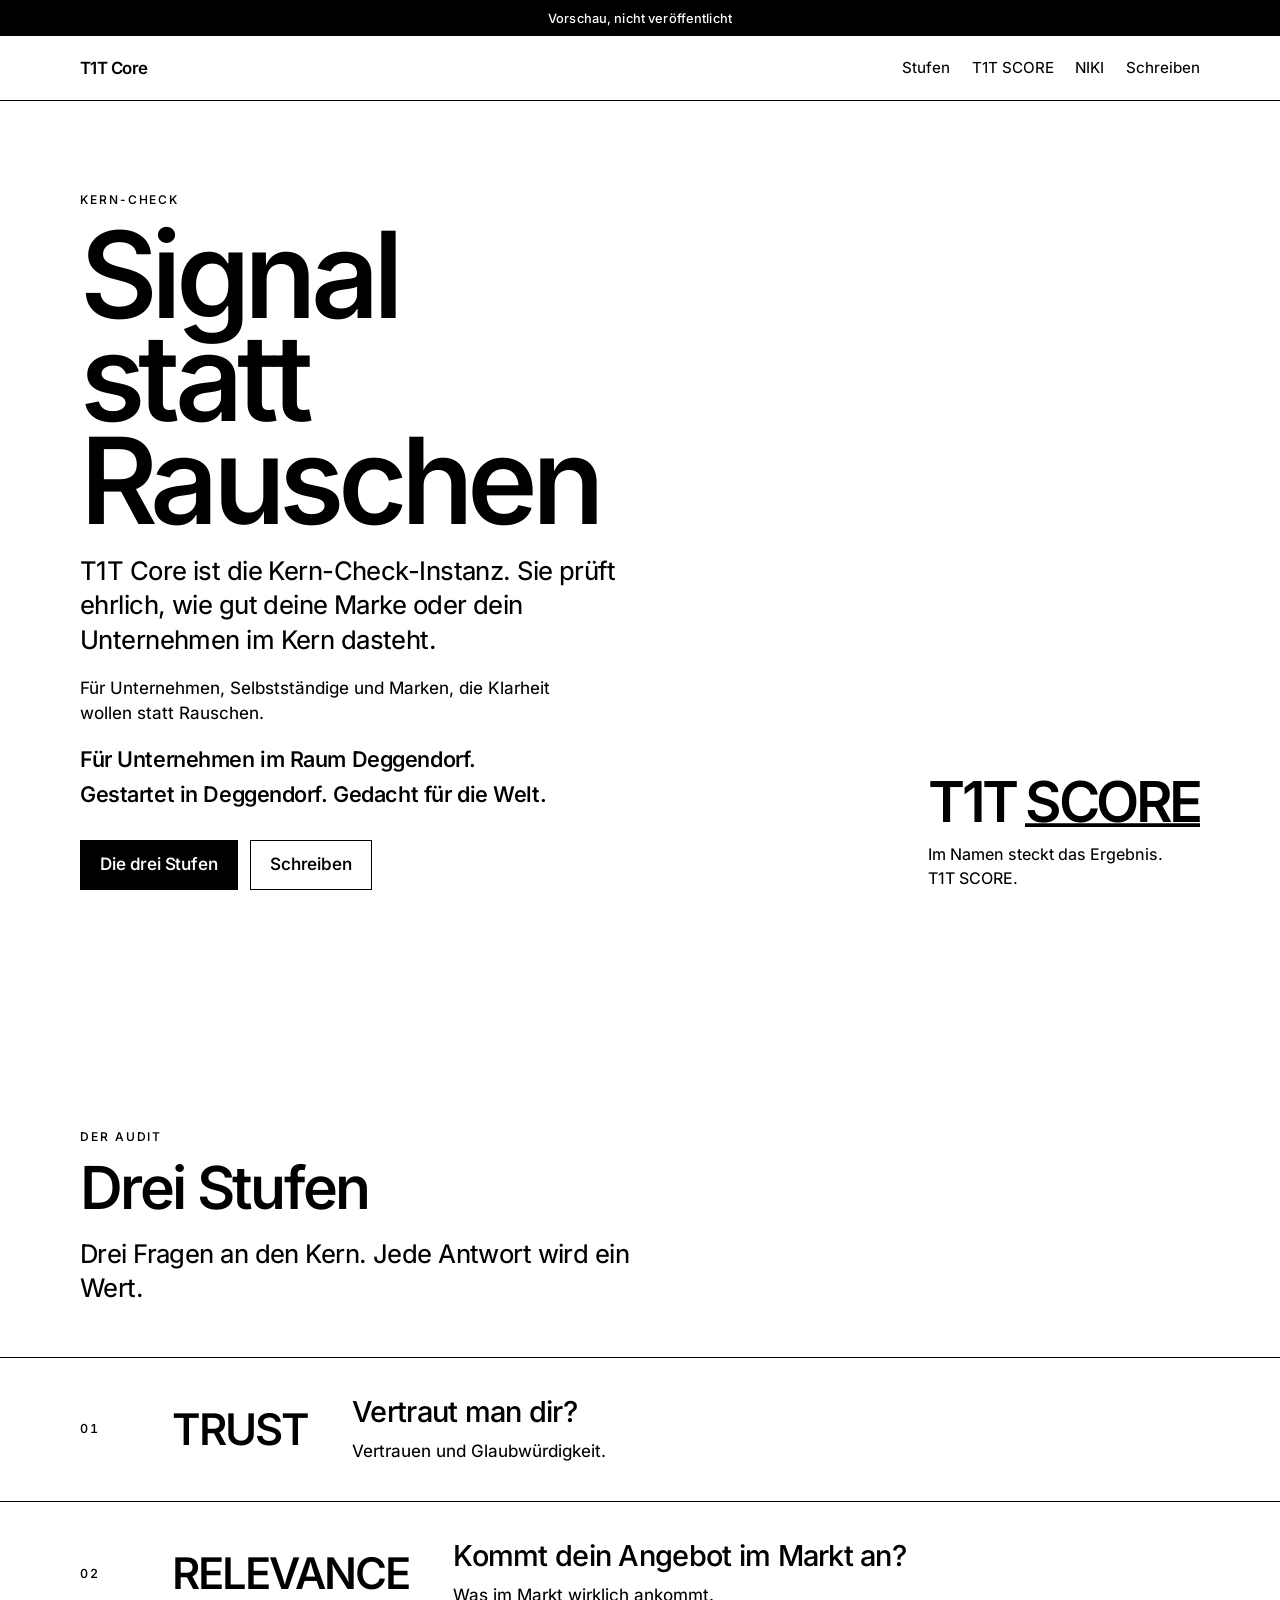
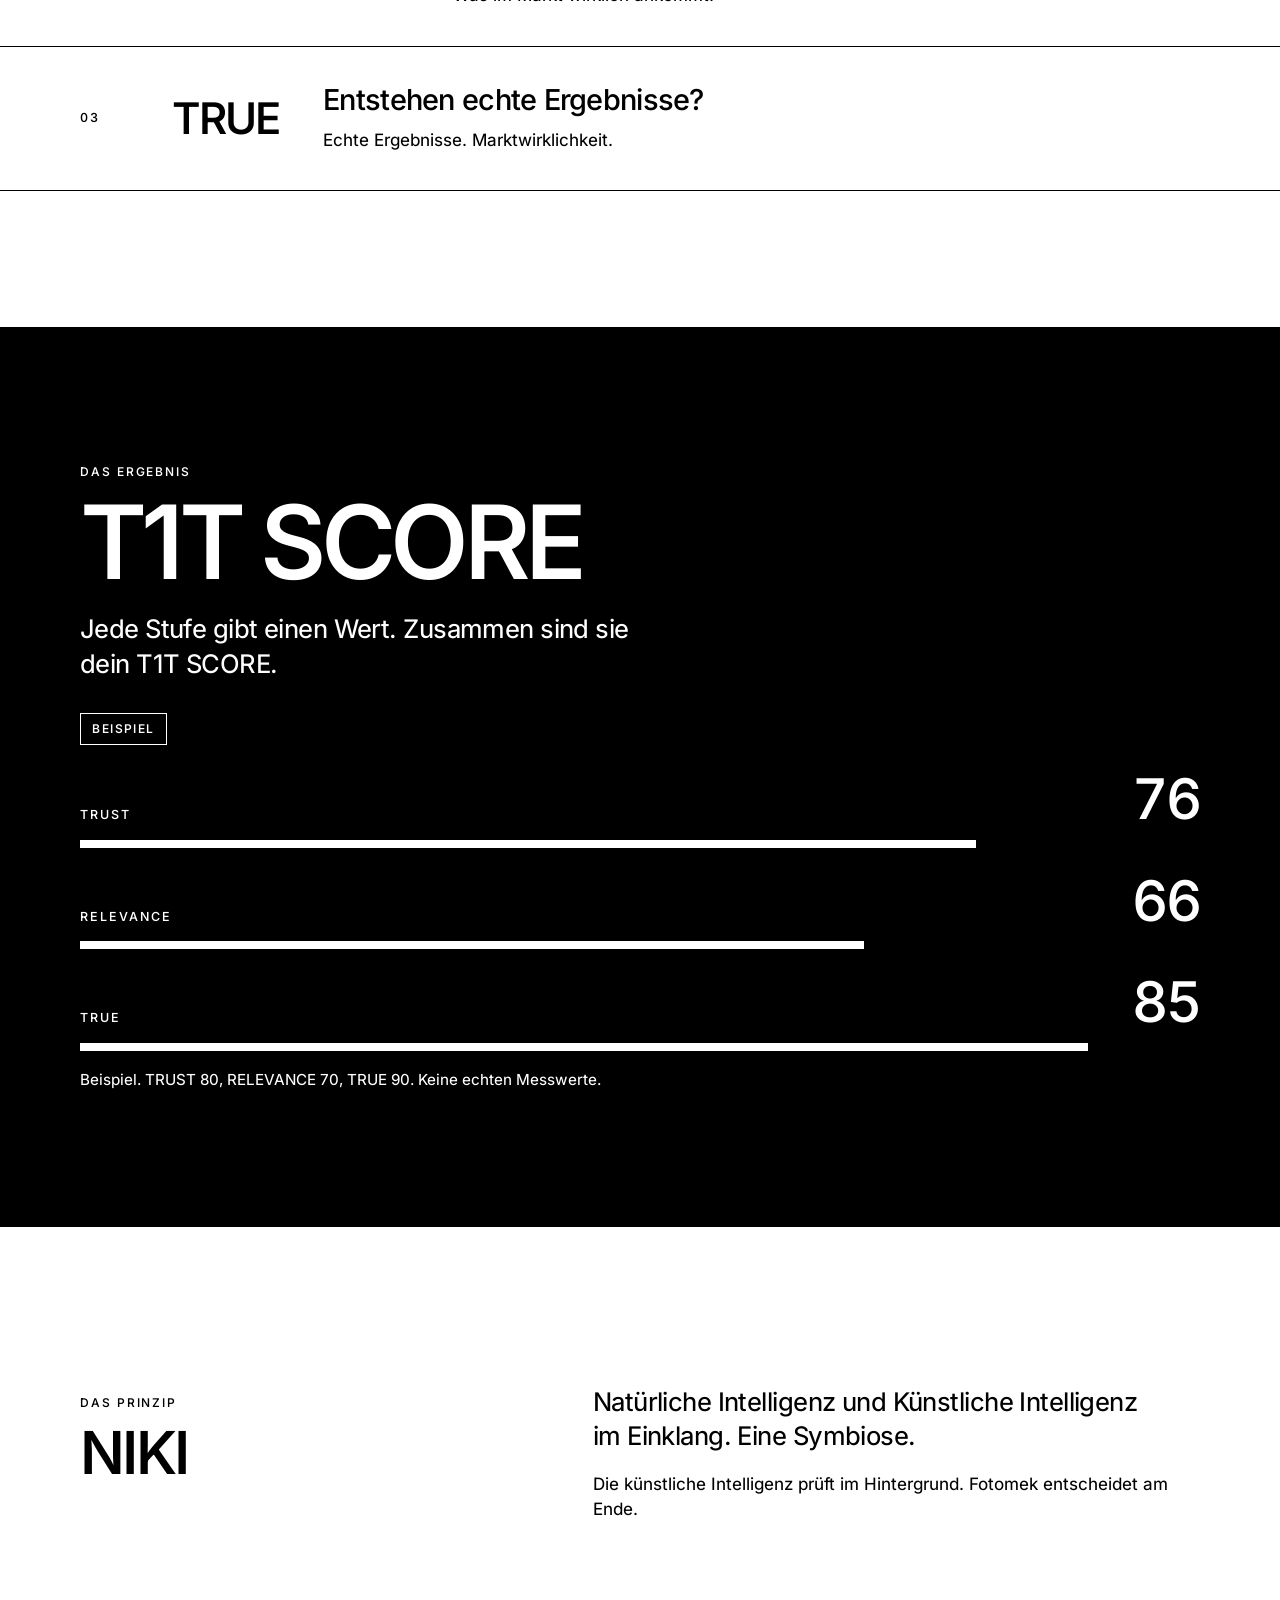
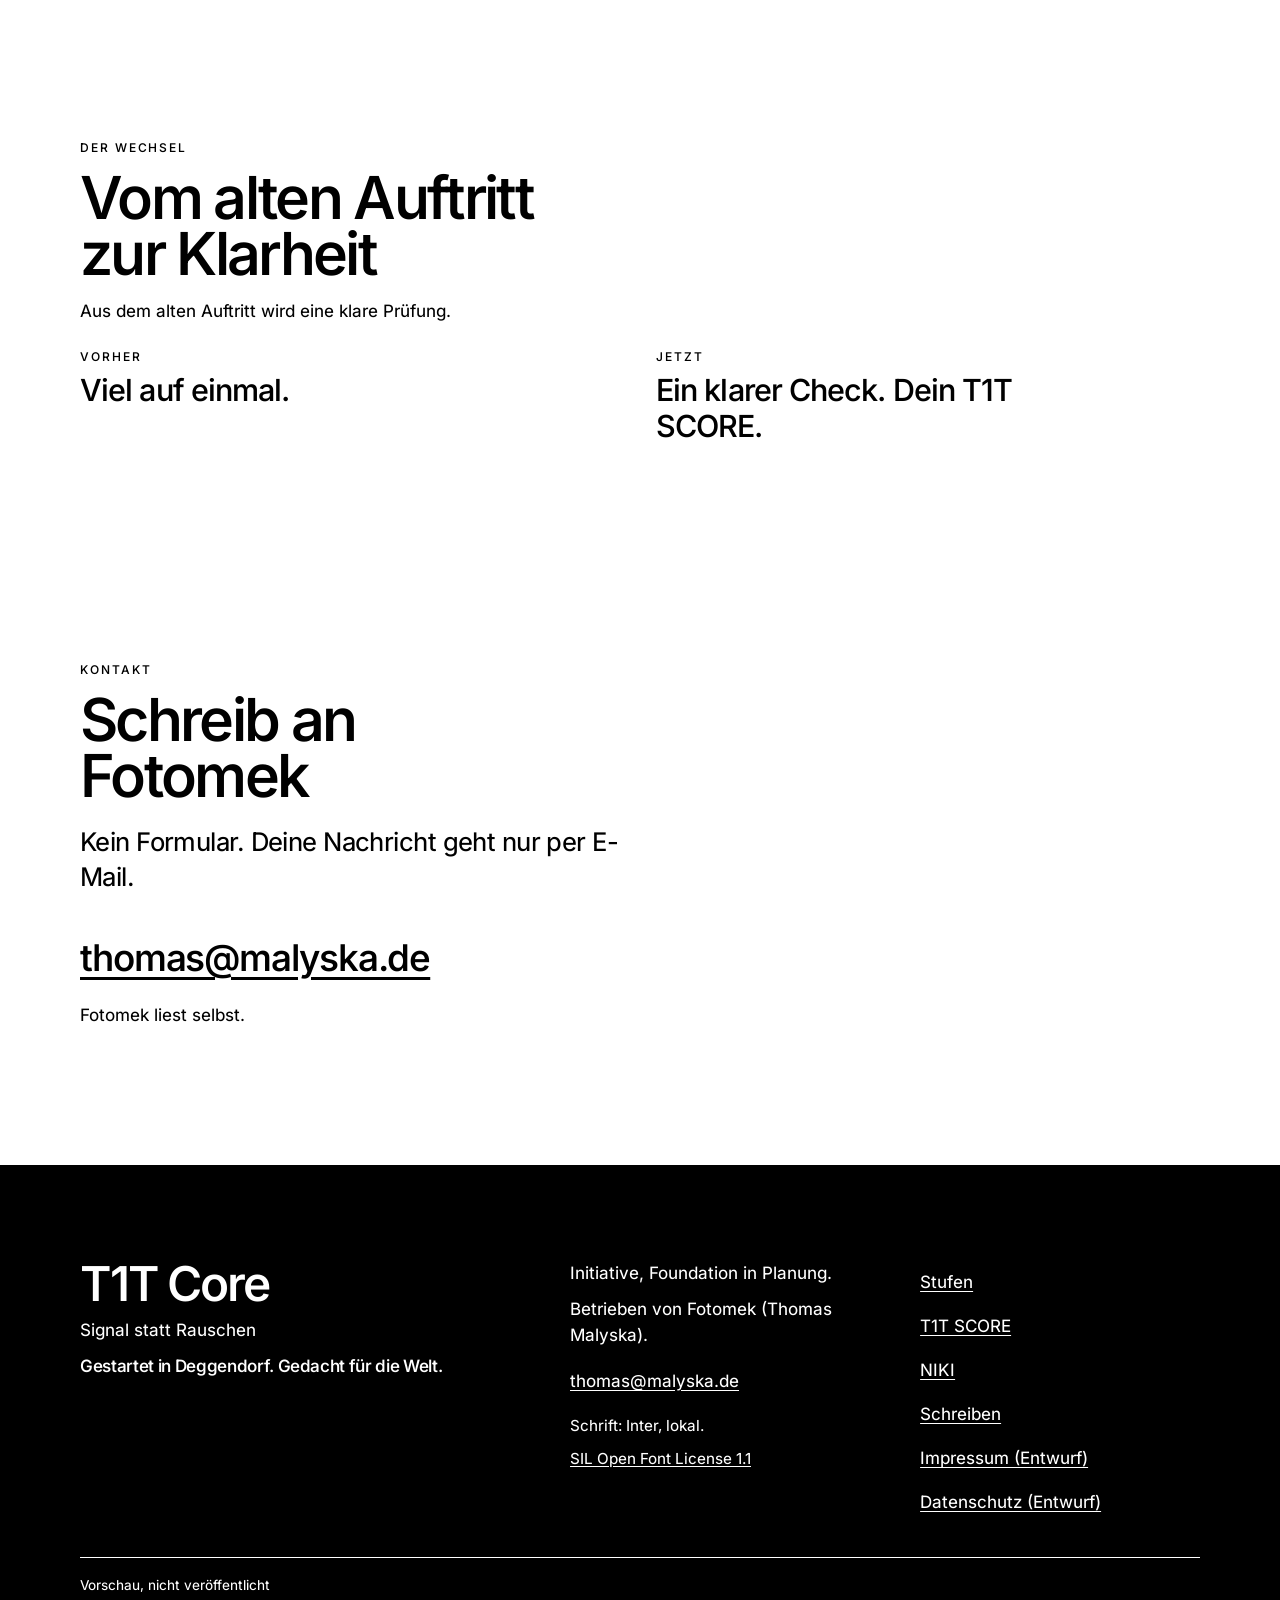
<file: neu/index.html>
<!DOCTYPE html>
<html lang="de">
<head>
<meta charset="utf-8">
<meta name="viewport" content="width=device-width, initial-scale=1, viewport-fit=cover">
<title>T1T Core. Signal statt Rauschen im Raum Deggendorf</title>
<meta name="description" content="T1T Core prüft den Kern von Unternehmen, Selbstständigen und Marken im Raum Deggendorf. Drei Stufen: TRUST, RELEVANCE, TRUE. Ergebnis: dein T1T SCORE.">
<meta name="robots" content="noindex, nofollow">
<meta name="author" content="Fotomek (Thomas Malyska)">
<meta name="theme-color" content="#000000">
<meta name="color-scheme" content="light">
<meta name="format-detection" content="telephone=no">
<meta property="og:title" content="T1T Core. Signal statt Rauschen im Raum Deggendorf">
<meta property="og:description" content="T1T Core prüft den Kern von Unternehmen, Selbstständigen und Marken im Raum Deggendorf. Drei Stufen: TRUST, RELEVANCE, TRUE. Ergebnis: dein T1T SCORE.">
<meta property="og:type" content="website">
<meta property="og:locale" content="de_DE">
<meta name="twitter:card" content="summary">
<meta name="twitter:title" content="T1T Core. Signal statt Rauschen im Raum Deggendorf">
<meta name="twitter:description" content="T1T Core prüft den Kern von Unternehmen, Selbstständigen und Marken im Raum Deggendorf. Drei Stufen: TRUST, RELEVANCE, TRUE. Ergebnis: dein T1T SCORE.">
<link rel="icon" href="data:image/svg+xml,%3Csvg xmlns='http://www.w3.org/2000/svg' viewBox='0 0 32 32'%3E%3Crect width='32' height='32' fill='%23000'/%3E%3Crect x='7' y='15' width='18' height='2' fill='%23fff'/%3E%3C/svg%3E">
<link rel="preload" href="../fonts/inter-normal-latin.woff2" as="font" type="font/woff2" crossorigin>
<link rel="stylesheet" href="assets/styles.css">
<script>document.documentElement.classList.add("js");</script>
</head>
<body>
<a class="skip" href="#inhalt">Zum Inhalt</a>
<p class="banner" role="note">Vorschau, nicht veröffentlicht</p>
<header class="header">
  <div class="wrap header-row">
    <a class="brand" href="#top">T1T Core</a>
    <nav class="nav" aria-label="Hauptnavigation">
      <a href="#stufen">Stufen</a>
      <a href="#score">T1T SCORE</a>
      <a href="#niki">NIKI</a>
      <a href="#kontakt">Schreiben</a>
    </nav>
    <button class="menu-btn" id="menu-open" type="button" aria-expanded="false" aria-controls="menu">Menü</button>
  </div>
</header>
<div class="menu" id="menu" role="dialog" aria-modal="true" aria-label="Menü" hidden>
  <div class="menu-top">
    <a class="brand" href="#top">T1T Core</a>
    <button class="menu-btn" id="menu-close" type="button">Schließen</button>
  </div>
  <nav aria-label="Menü">
    <a href="#stufen">Stufen</a>
    <a href="#score">T1T SCORE</a>
    <a href="#niki">NIKI</a>
    <a href="#kontakt">Schreiben</a>
  </nav>
</div>

<main id="inhalt" tabindex="-1">
  <section class="hero" id="top">
    <div class="wrap hero-grid">
      <div class="hero-copy">
        <p class="eyebrow">Kern-Check</p>
        <h1>Signal<br>statt<br>Rauschen</h1>
        <p class="lead">T1T Core ist die Kern-Check-Instanz. Sie prüft ehrlich, wie gut deine Marke oder dein Unternehmen im Kern dasteht.</p>
        <p class="audience">Für Unternehmen, Selbstständige und Marken, die Klarheit wollen statt Rauschen.</p>
        <p class="key">Für Unternehmen im Raum Deggendorf.</p>
        <p class="key">Gestartet in Deggendorf. Gedacht für die Welt.</p>
        <div class="actions">
          <a class="btn" href="#stufen">Die drei Stufen</a>
          <a class="btn btn-ghost" href="#kontakt">Schreiben</a>
        </div>
      </div>
      <div class="markblock">
        <p class="lockup">
          <span class="sr-only">T1T Core. T1T SCORE.</span>
          <span class="lockup-line" aria-hidden="true"><span class="t1t">T1T</span><span class="s-wrap"><span class="s">S</span></span><span class="core">CORE</span></span>
        </p>
        <p class="mark-note">Im Namen steckt das Ergebnis. T1T SCORE.</p>
      </div>
    </div>
  </section>

  <section class="section" id="stufen">
    <div class="wrap block-head">
      <p class="eyebrow">Der Audit</p>
      <h2>Drei Stufen</h2>
      <p class="lead">Drei Fragen an den Kern. Jede Antwort wird ein Wert.</p>
    </div>
    <ol class="stages">
      <li class="stage reveal">
        <div class="wrap stage-row">
          <span class="stage-no">01</span>
          <h3 lang="en">TRUST</h3>
          <p class="stage-q">Vertraut man dir?</p>
          <p class="stage-a">Vertrauen und Glaubwürdigkeit.</p>
        </div>
      </li>
      <li class="stage reveal">
        <div class="wrap stage-row">
          <span class="stage-no">02</span>
          <h3 lang="en">RELEVANCE</h3>
          <p class="stage-q">Kommt dein Angebot im Markt an?</p>
          <p class="stage-a">Was im Markt wirklich ankommt.</p>
        </div>
      </li>
      <li class="stage reveal">
        <div class="wrap stage-row">
          <span class="stage-no">03</span>
          <h3 lang="en">TRUE</h3>
          <p class="stage-q">Entstehen echte Ergebnisse?</p>
          <p class="stage-a">Echte Ergebnisse. Marktwirklichkeit.</p>
        </div>
      </li>
    </ol>
  </section>

  <section class="section score" id="score">
    <div class="wrap">
      <p class="eyebrow">Das Ergebnis</p>
      <h2 lang="en">T1T SCORE</h2>
      <p class="lead">Jede Stufe gibt einen Wert. Zusammen sind sie dein T1T SCORE.</p>
      <div class="reveal">
        <p class="pill">Beispiel</p>
        <div class="board" aria-hidden="true">
          <div class="meter" style="--p:0.8">
            <div class="meter-top">
              <span class="meter-name" lang="en">TRUST</span>
              <span class="num" data-count="80">80</span>
            </div>
            <div class="track"><span class="meter-fill"></span></div>
          </div>
          <div class="meter" style="--p:0.7">
            <div class="meter-top">
              <span class="meter-name" lang="en">RELEVANCE</span>
              <span class="num" data-count="70">70</span>
            </div>
            <div class="track"><span class="meter-fill"></span></div>
          </div>
          <div class="meter" style="--p:0.9">
            <div class="meter-top">
              <span class="meter-name" lang="en">TRUE</span>
              <span class="num" data-count="90">90</span>
            </div>
            <div class="track"><span class="meter-fill"></span></div>
          </div>
        </div>
        <p class="note">Beispiel. TRUST 80, RELEVANCE 70, TRUE 90. Keine echten Messwerte.</p>
      </div>
    </div>
  </section>

  <section class="section" id="niki">
    <div class="wrap niki-grid">
      <div class="block-head">
        <p class="eyebrow">Das Prinzip</p>
        <h2 lang="en">NIKI</h2>
      </div>
      <div class="reveal">
        <p class="lead">Natürliche Intelligenz und Künstliche Intelligenz im Einklang. Eine Symbiose.</p>
        <p class="plain">Die künstliche Intelligenz prüft im Hintergrund. Fotomek entscheidet am Ende.</p>
      </div>
    </div>
  </section>

  <section class="section is-tight" id="wandel">
    <div class="wrap">
      <p class="eyebrow">Der Wechsel</p>
      <h2>Vom alten Auftritt zur Klarheit</h2>
      <p class="plain">Aus dem alten Auftritt wird eine klare Prüfung.</p>
      <div class="shift-grid reveal">
        <p><span>Vorher</span> Viel auf einmal.</p>
        <p><span>Jetzt</span> Ein klarer Check. Dein T1T SCORE.</p>
      </div>
    </div>
  </section>

  <section class="section" id="kontakt">
    <div class="wrap">
      <p class="eyebrow">Kontakt</p>
      <h2>Schreib an Fotomek</h2>
      <p class="lead">Kein Formular. Deine Nachricht geht nur per E-Mail.</p>
      <p><a class="mail" href="mailto:thomas@malyska.de?subject=T1T%20SCORE">thomas@malyska.de</a></p>
      <p class="plain">Fotomek liest selbst.</p>
    </div>
  </section>
</main>

<footer class="footer">
  <div class="wrap footer-grid">
    <div>
      <p class="footer-brand">T1T Core</p>
      <p>Signal statt Rauschen</p>
      <p class="footer-key">Gestartet in Deggendorf. Gedacht für die Welt.</p>
    </div>
    <div>
      <p>Initiative, <span lang="en">Foundation</span> in Planung.</p>
      <p>Betrieben von Fotomek (Thomas Malyska).</p>
      <p><a href="mailto:thomas@malyska.de">thomas@malyska.de</a></p>
      <p class="font-note">Schrift: Inter, lokal. <a href="../LICENSE-Inter-OFL.txt">SIL Open Font License 1.1</a></p>
    </div>
    <nav aria-label="Links">
      <a href="#stufen">Stufen</a>
      <a href="#score">T1T SCORE</a>
      <a href="#niki">NIKI</a>
      <a href="#kontakt">Schreiben</a>
      <a href="impressum.html">Impressum (Entwurf)</a>
      <a href="datenschutz.html">Datenschutz (Entwurf)</a>
    </nav>
  </div>
  <div class="wrap footer-end">
    <p>Vorschau, nicht veröffentlicht</p>
  </div>
</footer>
<script src="assets/main.js"></script>
</body>
</html>
</file>
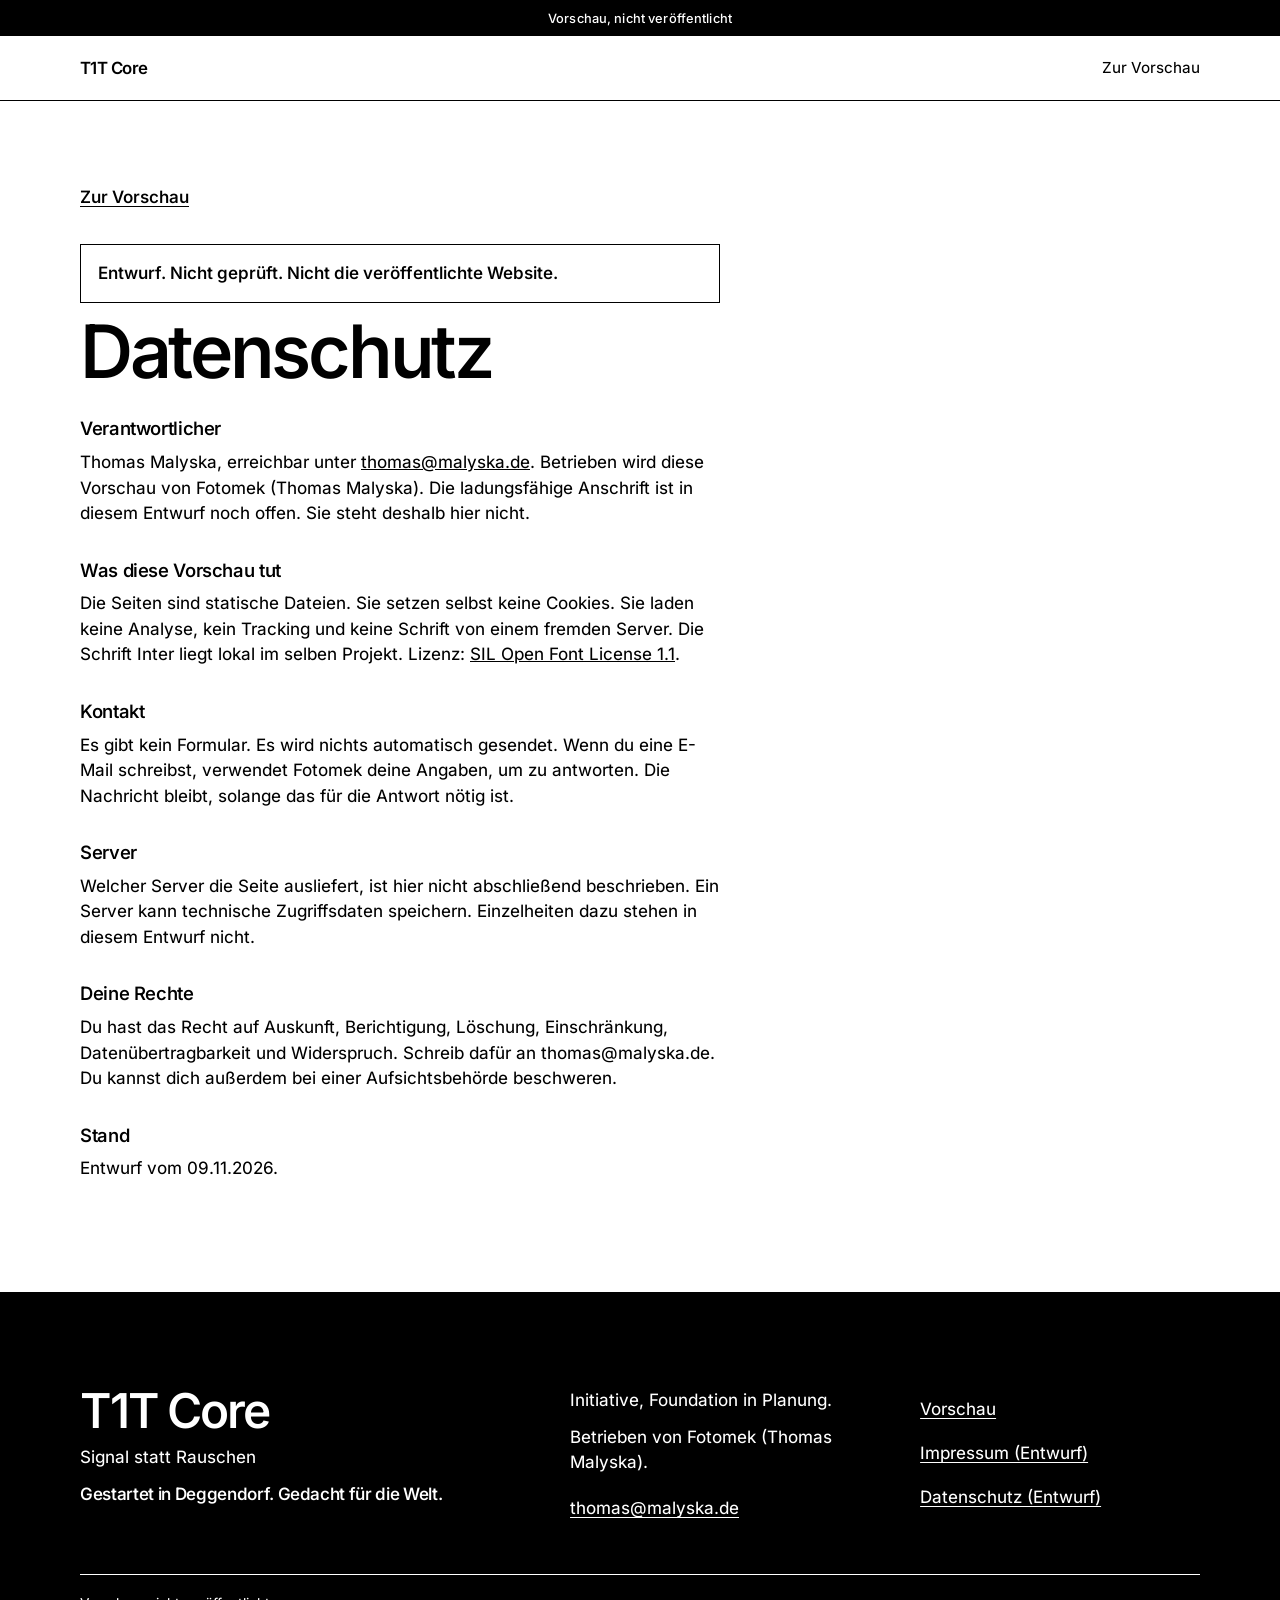
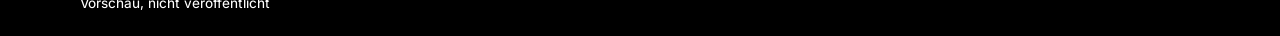
<file: neu/datenschutz.html>
<!DOCTYPE html>
<html lang="de">
<head>
<meta charset="utf-8">
<meta name="viewport" content="width=device-width, initial-scale=1, viewport-fit=cover">
<title>Datenschutz (Entwurf). T1T Core</title>
<meta name="description" content="Entwurf der Datenschutzerklärung für die Vorschau von T1T Core. Nicht geprüft und nicht veröffentlicht.">
<meta name="robots" content="noindex, nofollow">
<meta name="theme-color" content="#000000">
<meta name="color-scheme" content="light">
<meta name="format-detection" content="telephone=no">
<link rel="icon" href="data:image/svg+xml,%3Csvg xmlns='http://www.w3.org/2000/svg' viewBox='0 0 32 32'%3E%3Crect width='32' height='32' fill='%23000'/%3E%3Crect x='7' y='15' width='18' height='2' fill='%23fff'/%3E%3C/svg%3E">
<link rel="preload" href="../fonts/inter-normal-latin.woff2" as="font" type="font/woff2" crossorigin>
<link rel="stylesheet" href="assets/styles.css">
</head>
<body>
<a class="skip" href="#inhalt">Zum Inhalt</a>
<p class="banner" role="note">Vorschau, nicht veröffentlicht</p>
<header class="header">
  <div class="wrap header-row">
    <a class="brand" href="index.html">T1T Core</a>
    <a class="nav-single" href="index.html">Zur Vorschau</a>
  </div>
</header>
<main class="legal wrap" id="inhalt" tabindex="-1">
  <a class="back" href="index.html">Zur Vorschau</a>
  <p class="draft">Entwurf. Nicht geprüft. Nicht die veröffentlichte Website.</p>
  <h1>Datenschutz</h1>
  <h2>Verantwortlicher</h2>
  <p>Thomas Malyska, erreichbar unter <a href="mailto:thomas@malyska.de">thomas@malyska.de</a>. Betrieben wird diese Vorschau von Fotomek (Thomas Malyska). Die ladungsfähige Anschrift ist in diesem Entwurf noch offen. Sie steht deshalb hier nicht.</p>
  <h2>Was diese Vorschau tut</h2>
  <p>Die Seiten sind statische Dateien. Sie setzen selbst keine Cookies. Sie laden keine Analyse, kein Tracking und keine Schrift von einem fremden Server. Die Schrift Inter liegt lokal im selben Projekt. Lizenz: <a href="../LICENSE-Inter-OFL.txt">SIL Open Font License 1.1</a>.</p>
  <h2>Kontakt</h2>
  <p>Es gibt kein Formular. Es wird nichts automatisch gesendet. Wenn du eine E-Mail schreibst, verwendet Fotomek deine Angaben, um zu antworten. Die Nachricht bleibt, solange das für die Antwort nötig ist.</p>
  <h2>Server</h2>
  <p>Welcher Server die Seite ausliefert, ist hier nicht abschließend beschrieben. Ein Server kann technische Zugriffsdaten speichern. Einzelheiten dazu stehen in diesem Entwurf nicht.</p>
  <h2>Deine Rechte</h2>
  <p>Du hast das Recht auf Auskunft, Berichtigung, Löschung, Einschränkung, Datenübertragbarkeit und Widerspruch. Schreib dafür an thomas@malyska.de. Du kannst dich außerdem bei einer Aufsichtsbehörde beschweren.</p>
  <h2>Stand</h2>
  <p>Entwurf vom 09.11.2026.</p>
</main>
<footer class="footer">
  <div class="wrap footer-grid">
    <div>
      <p class="footer-brand">T1T Core</p>
      <p>Signal statt Rauschen</p>
      <p class="footer-key">Gestartet in Deggendorf. Gedacht für die Welt.</p>
    </div>
    <div>
      <p>Initiative, <span lang="en">Foundation</span> in Planung.</p>
      <p>Betrieben von Fotomek (Thomas Malyska).</p>
      <p><a href="mailto:thomas@malyska.de">thomas@malyska.de</a></p>
    </div>
    <nav aria-label="Links">
      <a href="index.html">Vorschau</a>
      <a href="impressum.html">Impressum (Entwurf)</a>
      <a href="datenschutz.html">Datenschutz (Entwurf)</a>
    </nav>
  </div>
  <div class="wrap footer-end">
    <p>Vorschau, nicht veröffentlicht</p>
  </div>
</footer>
</body>
</html>
</file>
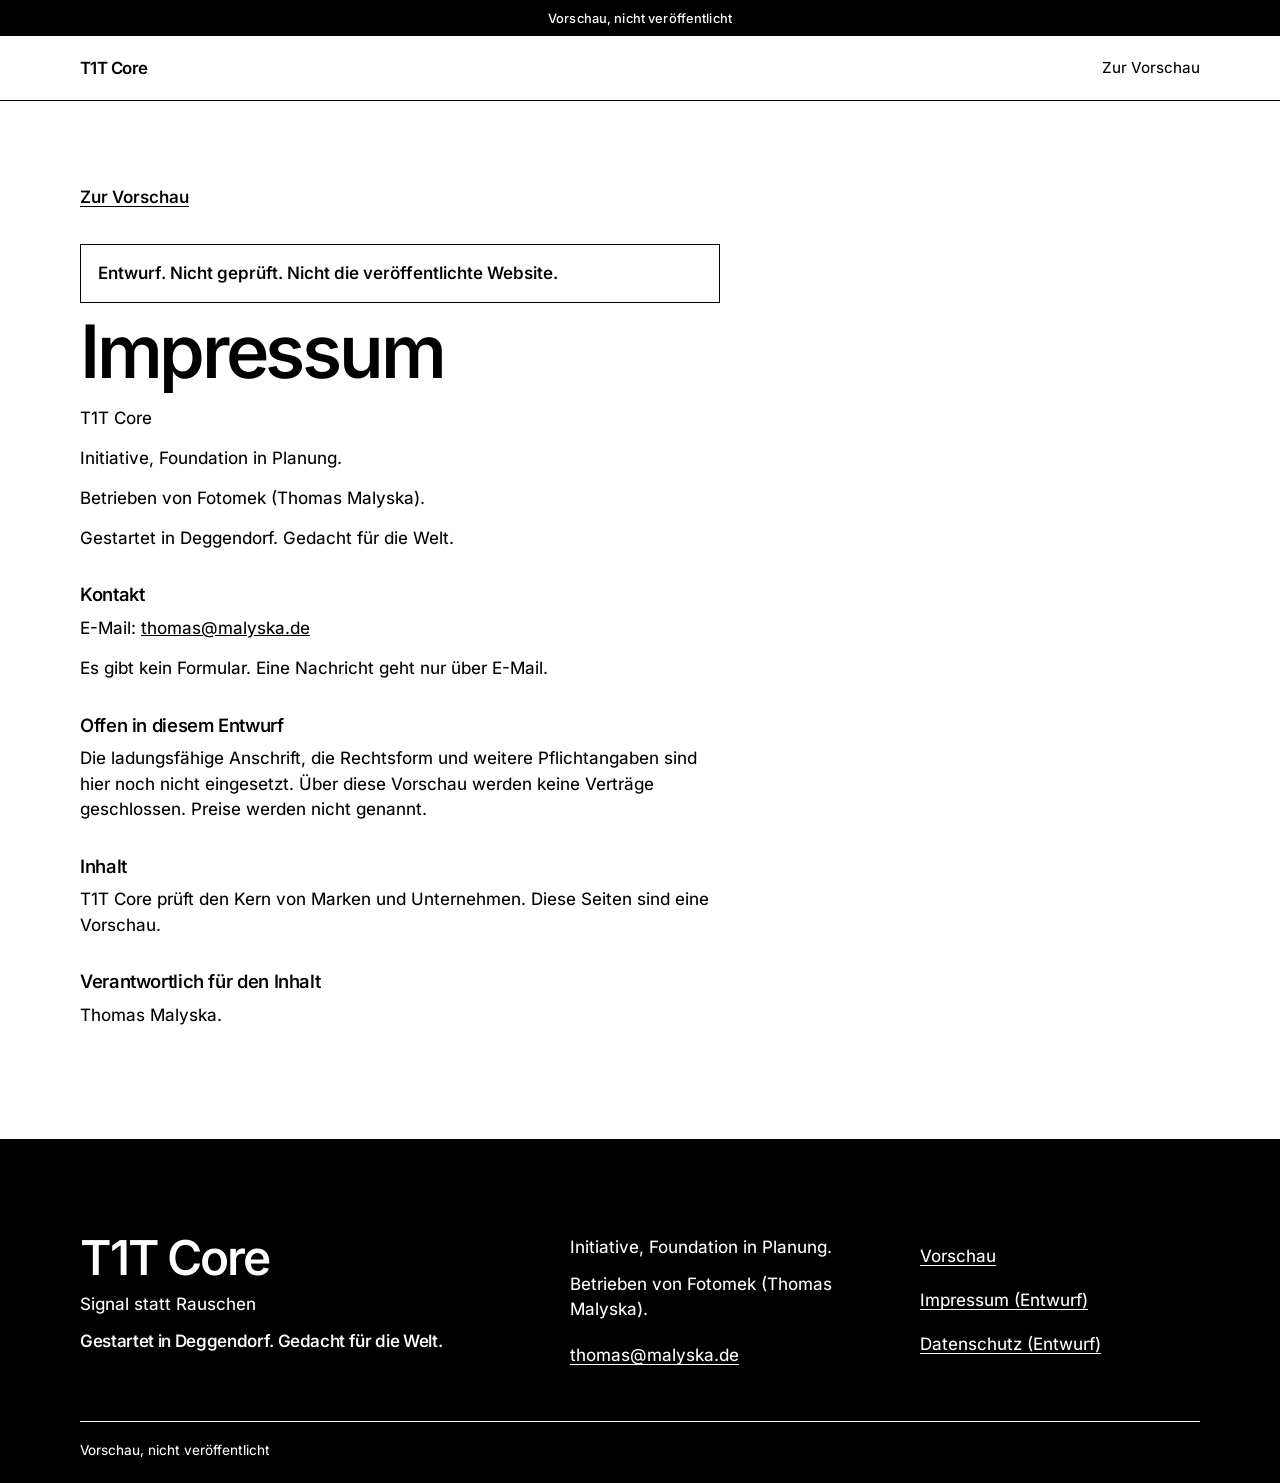
<file: neu/impressum.html>
<!DOCTYPE html>
<html lang="de">
<head>
<meta charset="utf-8">
<meta name="viewport" content="width=device-width, initial-scale=1, viewport-fit=cover">
<title>Impressum (Entwurf). T1T Core</title>
<meta name="description" content="Entwurf des Impressums für die Vorschau von T1T Core. Nicht geprüft und nicht veröffentlicht.">
<meta name="robots" content="noindex, nofollow">
<meta name="theme-color" content="#000000">
<meta name="color-scheme" content="light">
<meta name="format-detection" content="telephone=no">
<link rel="icon" href="data:image/svg+xml,%3Csvg xmlns='http://www.w3.org/2000/svg' viewBox='0 0 32 32'%3E%3Crect width='32' height='32' fill='%23000'/%3E%3Crect x='7' y='15' width='18' height='2' fill='%23fff'/%3E%3C/svg%3E">
<link rel="preload" href="../fonts/inter-normal-latin.woff2" as="font" type="font/woff2" crossorigin>
<link rel="stylesheet" href="assets/styles.css">
</head>
<body>
<a class="skip" href="#inhalt">Zum Inhalt</a>
<p class="banner" role="note">Vorschau, nicht veröffentlicht</p>
<header class="header">
  <div class="wrap header-row">
    <a class="brand" href="index.html">T1T Core</a>
    <a class="nav-single" href="index.html">Zur Vorschau</a>
  </div>
</header>
<main class="legal wrap" id="inhalt" tabindex="-1">
  <a class="back" href="index.html">Zur Vorschau</a>
  <p class="draft">Entwurf. Nicht geprüft. Nicht die veröffentlichte Website.</p>
  <h1>Impressum</h1>
  <p>T1T Core</p>
  <p>Initiative, <span lang="en">Foundation</span> in Planung.</p>
  <p>Betrieben von Fotomek (Thomas Malyska).</p>
  <p>Gestartet in Deggendorf. Gedacht für die Welt.</p>
  <h2>Kontakt</h2>
  <p>E-Mail: <a href="mailto:thomas@malyska.de">thomas@malyska.de</a></p>
  <p>Es gibt kein Formular. Eine Nachricht geht nur über E-Mail.</p>
  <h2>Offen in diesem Entwurf</h2>
  <p>Die ladungsfähige Anschrift, die Rechtsform und weitere Pflichtangaben sind hier noch nicht eingesetzt. Über diese Vorschau werden keine Verträge geschlossen. Preise werden nicht genannt.</p>
  <h2>Inhalt</h2>
  <p>T1T Core prüft den Kern von Marken und Unternehmen. Diese Seiten sind eine Vorschau.</p>
  <h2>Verantwortlich für den Inhalt</h2>
  <p>Thomas Malyska.</p>
</main>
<footer class="footer">
  <div class="wrap footer-grid">
    <div>
      <p class="footer-brand">T1T Core</p>
      <p>Signal statt Rauschen</p>
      <p class="footer-key">Gestartet in Deggendorf. Gedacht für die Welt.</p>
    </div>
    <div>
      <p>Initiative, <span lang="en">Foundation</span> in Planung.</p>
      <p>Betrieben von Fotomek (Thomas Malyska).</p>
      <p><a href="mailto:thomas@malyska.de">thomas@malyska.de</a></p>
    </div>
    <nav aria-label="Links">
      <a href="index.html">Vorschau</a>
      <a href="impressum.html">Impressum (Entwurf)</a>
      <a href="datenschutz.html">Datenschutz (Entwurf)</a>
    </nav>
  </div>
  <div class="wrap footer-end">
    <p>Vorschau, nicht veröffentlicht</p>
  </div>
</footer>
</body>
</html>
</file>
<file: neu/assets/styles.css>
@font-face {
  font-family: "Inter";
  font-style: normal;
  font-weight: 100 900;
  font-display: swap;
  src: url("../../fonts/inter-normal-latin.woff2") format("woff2");
  unicode-range: U+0000-00FF, U+0131, U+0152-0153, U+02BB-02BC, U+02C6, U+02DA, U+02DC, U+0304, U+0308, U+0329, U+2000-206F, U+20AC, U+2122, U+2191, U+2193, U+2212, U+2215, U+FEFF, U+FFFD;
}

:root {
  --ink: #000;
  --paper: #fff;
  --ease: cubic-bezier(.22, .61, .36, 1);
}

*,
*::before,
*::after { box-sizing: border-box; }

html {
  scroll-padding-top: 5rem;
  -webkit-text-size-adjust: 100%;
  hyphens: manual;
}

body {
  margin: 0;
  background: var(--paper);
  color: var(--ink);
  font-family: Inter, system-ui, -apple-system, "Segoe UI", sans-serif;
  font-size: 1.0625rem;
  line-height: 1.5;
  font-weight: 440;
  text-rendering: optimizeLegibility;
  -webkit-font-smoothing: antialiased;
}

html,
body { overflow-x: clip; }

img,
svg { display: block; max-width: 100%; }

a { color: inherit; }

:focus-visible {
  outline: 2px solid var(--ink);
  outline-offset: 3px;
}

::selection { background: var(--ink); color: var(--paper); }

.skip {
  position: absolute;
  left: 1rem;
  top: .5rem;
  transform: translateY(-150%);
  background: var(--ink);
  color: var(--paper);
  padding: .75rem 1rem;
  z-index: 80;
  text-decoration: none;
}

.skip:focus { transform: none; }

.sr-only {
  position: absolute;
  width: 1px;
  height: 1px;
  padding: 0;
  margin: -1px;
  overflow: hidden;
  clip: rect(0, 0, 0, 0);
  white-space: nowrap;
  border: 0;
}

main:focus { outline: none; }

main:focus-visible {
  outline: 2px solid var(--ink);
  outline-offset: 4px;
}

.wrap {
  width: min(1120px, calc(100% - 2.5rem));
  margin-inline: auto;
}

.banner {
  margin: 0;
  background: var(--ink);
  color: var(--paper);
  text-align: center;
  font-size: .8rem;
  font-weight: 500;
  letter-spacing: .01em;
  line-height: 1.35;
  padding: calc(env(safe-area-inset-top) + .6rem) 1rem .6rem;
}

.header {
  position: sticky;
  top: 0;
  z-index: 30;
  background: var(--paper);
  border-bottom: 1px solid var(--ink);
}

.header-row,
.menu-top {
  display: flex;
  align-items: center;
  justify-content: space-between;
  min-height: 4rem;
  gap: 1rem;
}

.brand {
  text-decoration: none;
  font-weight: 600;
  letter-spacing: -.03em;
  font-size: 1.05rem;
  min-height: 44px;
  display: inline-flex;
  align-items: center;
}

.nav { display: none; gap: 1.35rem; }

.nav-single {
  color: inherit;
  text-decoration: none;
  font-size: .95rem;
  min-height: 44px;
  display: inline-flex;
  align-items: center;
  background-image: linear-gradient(currentColor, currentColor);
  background-repeat: no-repeat;
  background-size: 0 1px;
  background-position: 0 100%;
}

.nav a,
.menu-btn {
  color: inherit;
  text-decoration: none;
  font: inherit;
  font-size: .95rem;
  min-height: 44px;
  display: inline-flex;
  align-items: center;
  background: transparent;
  border: 0;
  padding: 0;
  cursor: pointer;
}

.nav a {
  background-image: linear-gradient(currentColor, currentColor);
  background-repeat: no-repeat;
  background-size: 0 1px;
  background-position: 0 100%;
}

.menu {
  position: fixed;
  inset: 0;
  z-index: 60;
  background: var(--paper);
  color: var(--ink);
  padding: calc(env(safe-area-inset-top) + .25rem) 1.25rem calc(env(safe-area-inset-bottom) + 1.5rem);
  display: flex;
  flex-direction: column;
}

.menu[hidden] { display: none; }

.menu nav {
  display: flex;
  flex-direction: column;
  margin-top: 1.5rem;
}

.menu nav a {
  color: inherit;
  text-decoration: none;
  font-size: clamp(2.1rem, 9vw, 3.1rem);
  font-weight: 560;
  letter-spacing: -.045em;
  line-height: 1;
  min-height: 4.25rem;
  display: flex;
  align-items: center;
  border-top: 1px solid var(--ink);
}

.menu nav a:last-child { border-bottom: 1px solid var(--ink); }

body.menu-open { overflow: hidden; }

.hero { padding: clamp(2.6rem, 7vw, 6rem) 0 clamp(3.5rem, 8vw, 6.5rem); }

.hero-grid { display: grid; gap: clamp(2.75rem, 6vw, 4rem); align-items: end; }

.hero h1 {
  font-size: clamp(3.35rem, 13vw, 7.5rem);
  line-height: .86;
  letter-spacing: -.055em;
  font-weight: 560;
  margin: 0;
}

.eyebrow {
  margin: 0 0 .85rem;
  font-size: .75rem;
  font-weight: 530;
  letter-spacing: .16em;
  text-transform: uppercase;
}

.lead {
  margin: 1.35rem 0 0;
  max-width: 22em;
  font-size: clamp(1.2rem, 2.1vw, 1.6rem);
  line-height: 1.35;
  font-weight: 450;
  letter-spacing: -.022em;
}

.audience {
  margin: 1.15rem 0 0;
  max-width: 28em;
}

.audience + .key { margin-top: 1.15rem; }

.key {
  margin: .4rem 0 0;
  max-width: 22em;
  font-size: clamp(1.12rem, 2vw, 1.35rem);
  font-weight: 560;
  letter-spacing: -.02em;
  line-height: 1.3;
}

.actions {
  display: flex;
  flex-wrap: wrap;
  gap: .75rem;
  margin-top: 2rem;
}

.btn {
  display: inline-flex;
  align-items: center;
  justify-content: center;
  min-height: 48px;
  padding: .7rem 1.2rem;
  border: 1px solid var(--ink);
  background: var(--ink);
  color: var(--paper);
  text-decoration: none;
  font-weight: 550;
  letter-spacing: -.01em;
}

.btn-ghost { background: var(--paper); color: var(--ink); }

.lockup { margin: 0; }

.lockup-line {
  display: flex;
  align-items: baseline;
  font-size: clamp(2.7rem, 8.5vw, 4.35rem);
  font-weight: 580;
  letter-spacing: -.06em;
  line-height: .9;
  font-variant-ligatures: none;
  white-space: nowrap;
}

.s-wrap {
  display: inline-grid;
  grid-template-columns: 1fr;
  margin-left: .16em;
  vertical-align: baseline;
}

.s {
  display: block;
  min-width: 0;
  overflow: hidden;
}

.s,
.core { box-shadow: inset 0 -.065em 0 currentColor; }

.mark-note {
  margin: .9rem 0 0;
  max-width: 16em;
  font-size: 1rem;
}

.section { padding: clamp(5rem, 11vw, 8.5rem) 0; }

.section.is-tight { padding: clamp(3.2rem, 7vw, 5rem) 0; }

section[id] { scroll-margin-top: 5.25rem; }

h2 {
  margin: 0;
  font-size: clamp(2.2rem, 5vw, 3.7rem);
  line-height: .94;
  letter-spacing: -.045em;
  font-weight: 560;
  max-width: 14ch;
}

.block-head { margin-bottom: clamp(1.6rem, 4vw, 2.6rem); }

.stages {
  list-style: none;
  margin: clamp(2rem, 5vw, 3.2rem) 0 0;
  padding: 0;
  border-bottom: 1px solid var(--ink);
}

.stage { border-top: 1px solid var(--ink); }

.stage-row {
  display: grid;
  gap: .3rem;
  padding: clamp(1.5rem, 3vw, 2.3rem) 0;
}

.stage-no {
  font-size: .78rem;
  font-weight: 530;
  letter-spacing: .14em;
  font-variant-numeric: tabular-nums;
}

.stage h3 {
  margin: 0;
  font-size: clamp(2.45rem, 10vw, 3.45rem);
  line-height: .9;
  letter-spacing: -.045em;
  font-weight: 560;
}

.stage-q {
  margin: .45rem 0 0;
  font-size: clamp(1.3rem, 2.5vw, 1.8rem);
  font-weight: 520;
  letter-spacing: -.025em;
  line-height: 1.2;
  max-width: 16em;
}

.stage-a { margin: .3rem 0 0; max-width: 26em; }

.score {
  background: var(--ink);
  color: var(--paper);
}

.score :focus-visible,
.footer :focus-visible,
.banner :focus-visible { outline-color: var(--paper); }

.score ::selection,
.footer ::selection { background: var(--paper); color: var(--ink); }

.score h2,
.niki h2 {
  max-width: none;
  font-size: clamp(3rem, 12vw, 6.4rem);
  letter-spacing: -.055em;
}

.score .lead { color: var(--paper); }

.pill {
  display: inline-flex;
  align-items: center;
  min-height: 32px;
  margin: 2rem 0 0;
  padding: 0 .7rem;
  border: 1px solid currentColor;
  font-size: .75rem;
  font-weight: 550;
  letter-spacing: .12em;
  text-transform: uppercase;
}

.board { margin-top: 1.6rem; }

.meter + .meter { margin-top: 1.55rem; }

.meter-top {
  display: flex;
  justify-content: space-between;
  align-items: baseline;
  gap: 1rem;
}

.meter-name {
  font-size: .78rem;
  font-weight: 530;
  letter-spacing: .16em;
}

.num {
  font-variant-numeric: tabular-nums;
  font-size: clamp(2rem, 5vw, 3.5rem);
  font-weight: 520;
  letter-spacing: -.04em;
  line-height: 1;
}

.track {
  margin-top: .8rem;
  height: 8px;
  background: transparent;
}

.meter-fill {
  display: block;
  height: 100%;
  width: 100%;
  background: var(--paper);
  transform: scaleX(var(--p));
  transform-origin: left center;
}

.note,
.plain,
.font-note { margin: 1.1rem 0 0; max-width: 36em; }

.note { font-size: .95rem; }

.niki-grid { display: grid; gap: 1.5rem; align-items: end; }

.niki .block-head { margin-bottom: 0; }

.niki .lead { margin-top: 0; }

.shift-grid {
  display: grid;
  gap: 1.25rem;
  margin-top: 1.6rem;
}

.shift-grid p {
  margin: 0;
  font-size: clamp(1.35rem, 2.6vw, 1.9rem);
  font-weight: 530;
  letter-spacing: -.03em;
  line-height: 1.2;
  max-width: 12em;
}

.shift-grid span {
  display: block;
  margin-bottom: .45rem;
  font-size: .75rem;
  font-weight: 530;
  letter-spacing: .16em;
  text-transform: uppercase;
}

#kontakt h2 { max-width: 11ch; }

.mail {
  display: inline-flex;
  align-items: center;
  min-height: 48px;
  margin-top: 1.2rem;
  font-size: clamp(1.35rem, 4.4vw, 2.3rem);
  font-weight: 550;
  letter-spacing: -.03em;
  text-underline-offset: .16em;
  overflow-wrap: anywhere;
}

.footer {
  background: var(--ink);
  color: var(--paper);
  padding: clamp(3.5rem, 8vw, 6rem) 0 calc(env(safe-area-inset-bottom) + 1.4rem);
}

.footer-grid {
  display: grid;
  gap: 2.2rem;
  padding-bottom: 2rem;
  border-bottom: 1px solid var(--paper);
}

.footer p { margin: 0 0 .7rem; max-width: 24em; }

.footer-brand {
  font-size: clamp(2rem, 4vw, 3rem);
  font-weight: 560;
  letter-spacing: -.045em;
  line-height: .95;
}

.footer-key { font-weight: 550; letter-spacing: -.02em; }

.footer nav {
  display: flex;
  flex-direction: column;
  align-items: flex-start;
}

.footer a {
  color: var(--paper);
  display: inline-flex;
  align-items: center;
  min-height: 44px;
  text-underline-offset: .16em;
}

.font-note { font-size: .95rem; }

.footer-end { padding-top: 1.1rem; }

.footer-end p {
  margin: 0;
  font-size: .85rem;
}

.legal { padding: clamp(2.5rem, 6vw, 4.5rem) 0 clamp(4rem, 8vw, 6rem); }

.draft {
  margin: 0 0 1.4rem;
  max-width: 40rem;
  padding: 1rem 1.05rem;
  border: 1px solid var(--ink);
  font-weight: 560;
}

.legal h1 {
  margin: 0 0 1.3rem;
  font-size: clamp(2.6rem, 8vw, 4.6rem);
  line-height: .92;
  letter-spacing: -.045em;
  font-weight: 560;
}

.legal h2 {
  margin: 2rem 0 .55rem;
  max-width: none;
  font-size: 1.15rem;
  letter-spacing: -.02em;
  line-height: 1.3;
}

.legal p { margin: 0 0 .9rem; max-width: 40rem; }

.legal .back {
  display: inline-flex;
  align-items: center;
  min-height: 48px;
  margin-bottom: 1.4rem;
  font-weight: 560;
  text-underline-offset: .16em;
}

@media (min-width: 720px) {
  .wrap { width: min(1120px, calc(100% - 5rem)); }

  .stage-row {
    grid-template-columns: 3rem max-content minmax(0, 1fr);
    column-gap: 2.75rem;
    align-items: center;
  }

  .stage-no { grid-column: 1; grid-row: 1 / span 2; }

  .stage h3 {
    grid-column: 2;
    grid-row: 1 / span 2;
    font-size: clamp(2.1rem, 3.4vw, 3.15rem);
  }

  .stage-q,
  .stage-a { grid-column: 3; }

  .stage-q { margin-top: 0; }

  .shift-grid { grid-template-columns: 1fr 1fr; gap: 2rem; }

  .footer-grid { grid-template-columns: 1.3fr .9fr .8fr; }
}

@media (min-width: 960px) {
  .nav { display: flex; }
  .header .menu-btn { display: none; }

  .hero-grid { grid-template-columns: minmax(0, 1.12fr) minmax(0, .88fr); gap: 3rem; }

  .markblock { justify-self: end; max-width: 100%; }
  .lockup-line { font-size: clamp(3.2rem, 4.4vw, 5rem); }

  .niki-grid {
    grid-template-columns: minmax(0, .85fr) minmax(0, 1.15fr);
    gap: 4rem;
  }
}

@media (max-width: 359px) {
  .wrap { width: min(1120px, calc(100% - 2rem)); }
  .hero h1 { font-size: 2.85rem; }
  .lockup-line { font-size: 2.15rem; }
}

.js .reveal {
  opacity: 0;
  transform: translateY(16px);
}

.js .meter-fill { transform: scaleX(0); }

.js .reveal.in .meter-fill,
.js .reveal:focus-within .meter-fill { transform: scaleX(var(--p)); }

.js .reveal:focus-within {
  opacity: 1;
  transform: none;
}

@media (hover: hover) and (pointer: fine) {
  .stage:hover { background: var(--ink); color: var(--paper); }
  .btn:hover { background: var(--paper); color: var(--ink); }
  .btn-ghost:hover { background: var(--ink); color: var(--paper); }
  .nav a:hover,
  .nav-single:hover { background-size: 100% 1px; }
  .menu nav a:hover { padding-left: .35rem; }
}

@media (prefers-reduced-motion: no-preference) {
  html { scroll-behavior: smooth; }

  .s-wrap { animation: score-in 1.15s var(--ease) .3s both; }

  .js .reveal.in {
    opacity: 1;
    transform: none;
    transition: opacity .8s ease, transform .8s var(--ease);
  }

  .js .stage.reveal.in:nth-child(2) { transition-delay: .08s; }
  .js .stage.reveal.in:nth-child(3) { transition-delay: .16s; }

  .js .meter-fill { transition: transform 1.15s var(--ease); }
  .js .reveal.in .meter:nth-child(2) .meter-fill { transition-delay: .1s; }
  .js .reveal.in .meter:nth-child(3) .meter-fill { transition-delay: .2s; }

  .btn,
  .stage,
  .nav a,
  .menu nav a { transition: background-color .35s var(--ease), color .35s var(--ease), padding-left .35s var(--ease), background-size .35s var(--ease); }
}

@keyframes score-in {
  from { grid-template-columns: 0fr; }
  to { grid-template-columns: 1fr; }
}

@media (prefers-reduced-motion: reduce) {
  html { scroll-behavior: auto; }

  .js .reveal,
  .js .reveal:focus-within {
    opacity: 1;
    transform: none;
  }

  .js .meter-fill { transform: scaleX(var(--p)); }

  *,
  *::before,
  *::after {
    animation: none !important;
    transition: none !important;
  }
}

@media print {
  .banner,
  .menu,
  .menu-btn { display: none !important; }

  .header { position: static; }

  .js .reveal { opacity: 1 !important; transform: none !important; }

  .score,
  .footer,
  .banner {
    background: #fff !important;
    color: #000 !important;
  }

  .meter-fill { background: #000 !important; }
  .track { background: transparent !important; }
}
</file>
